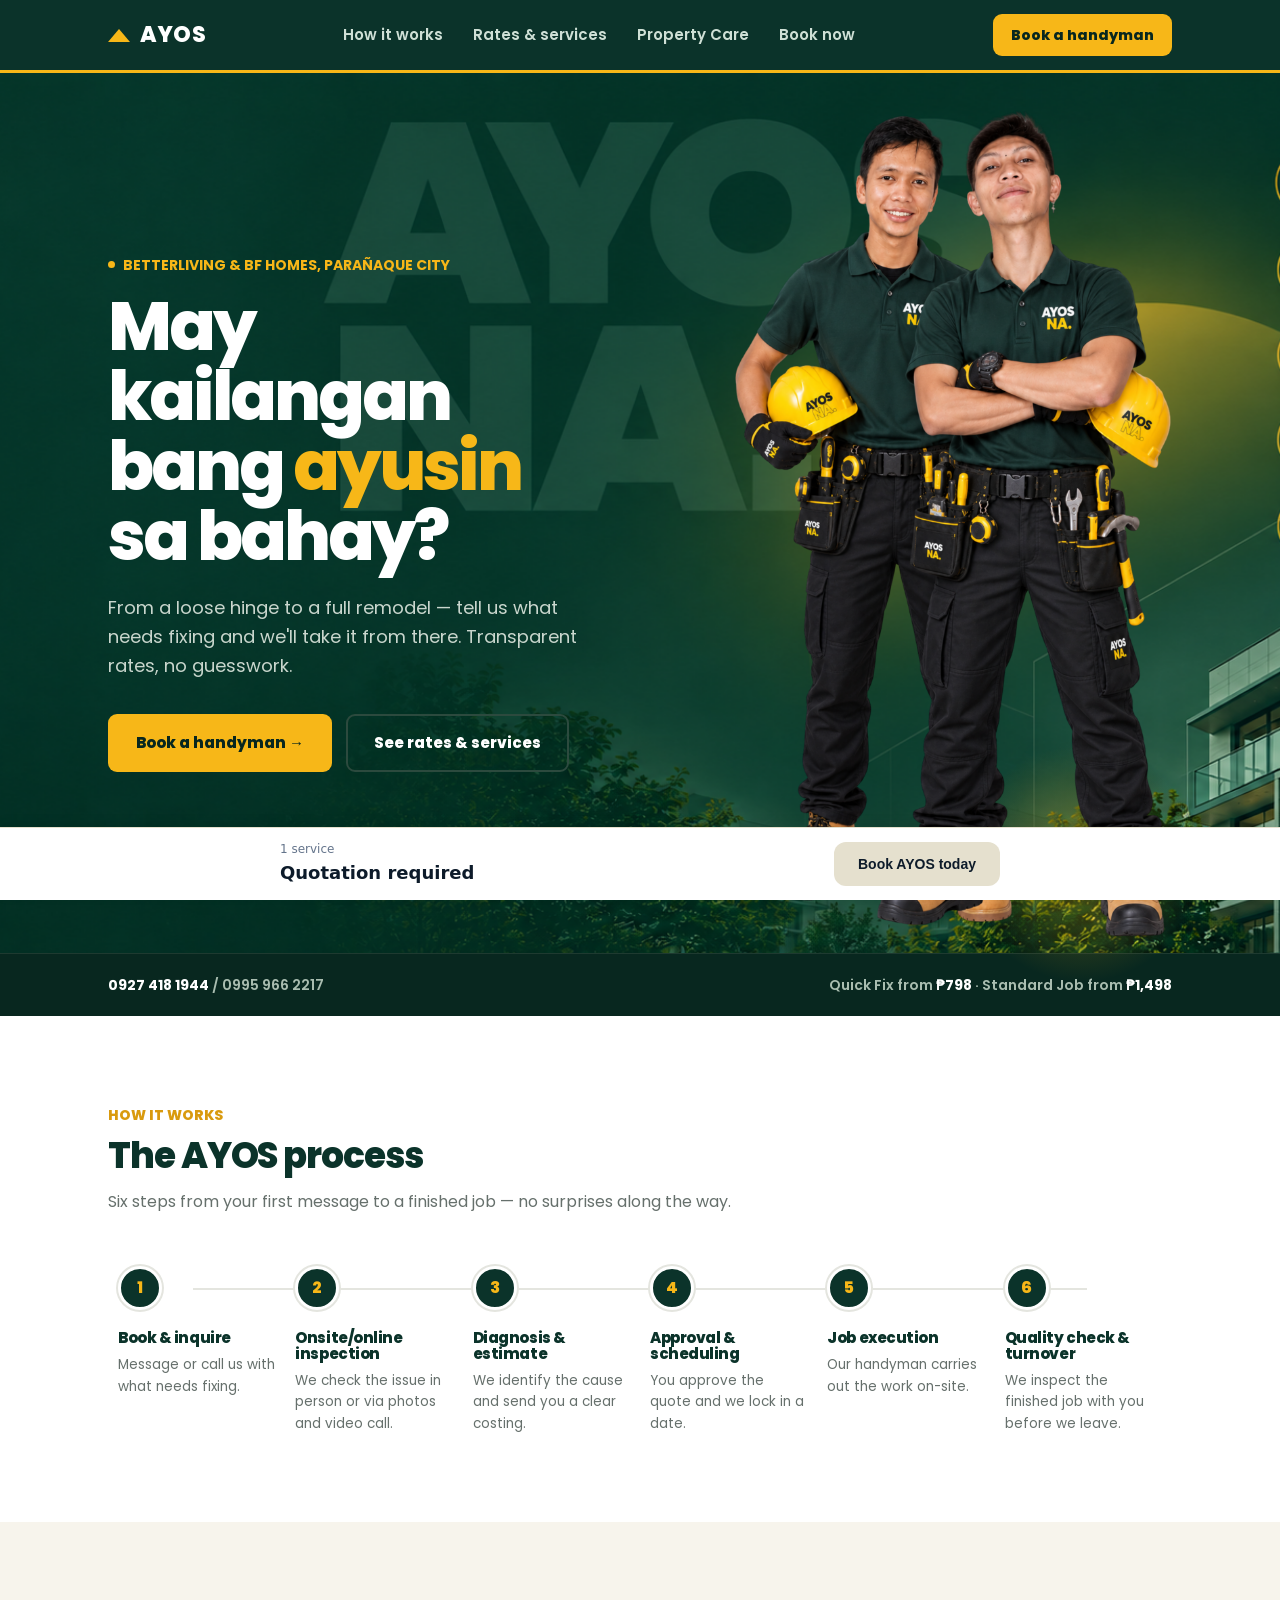
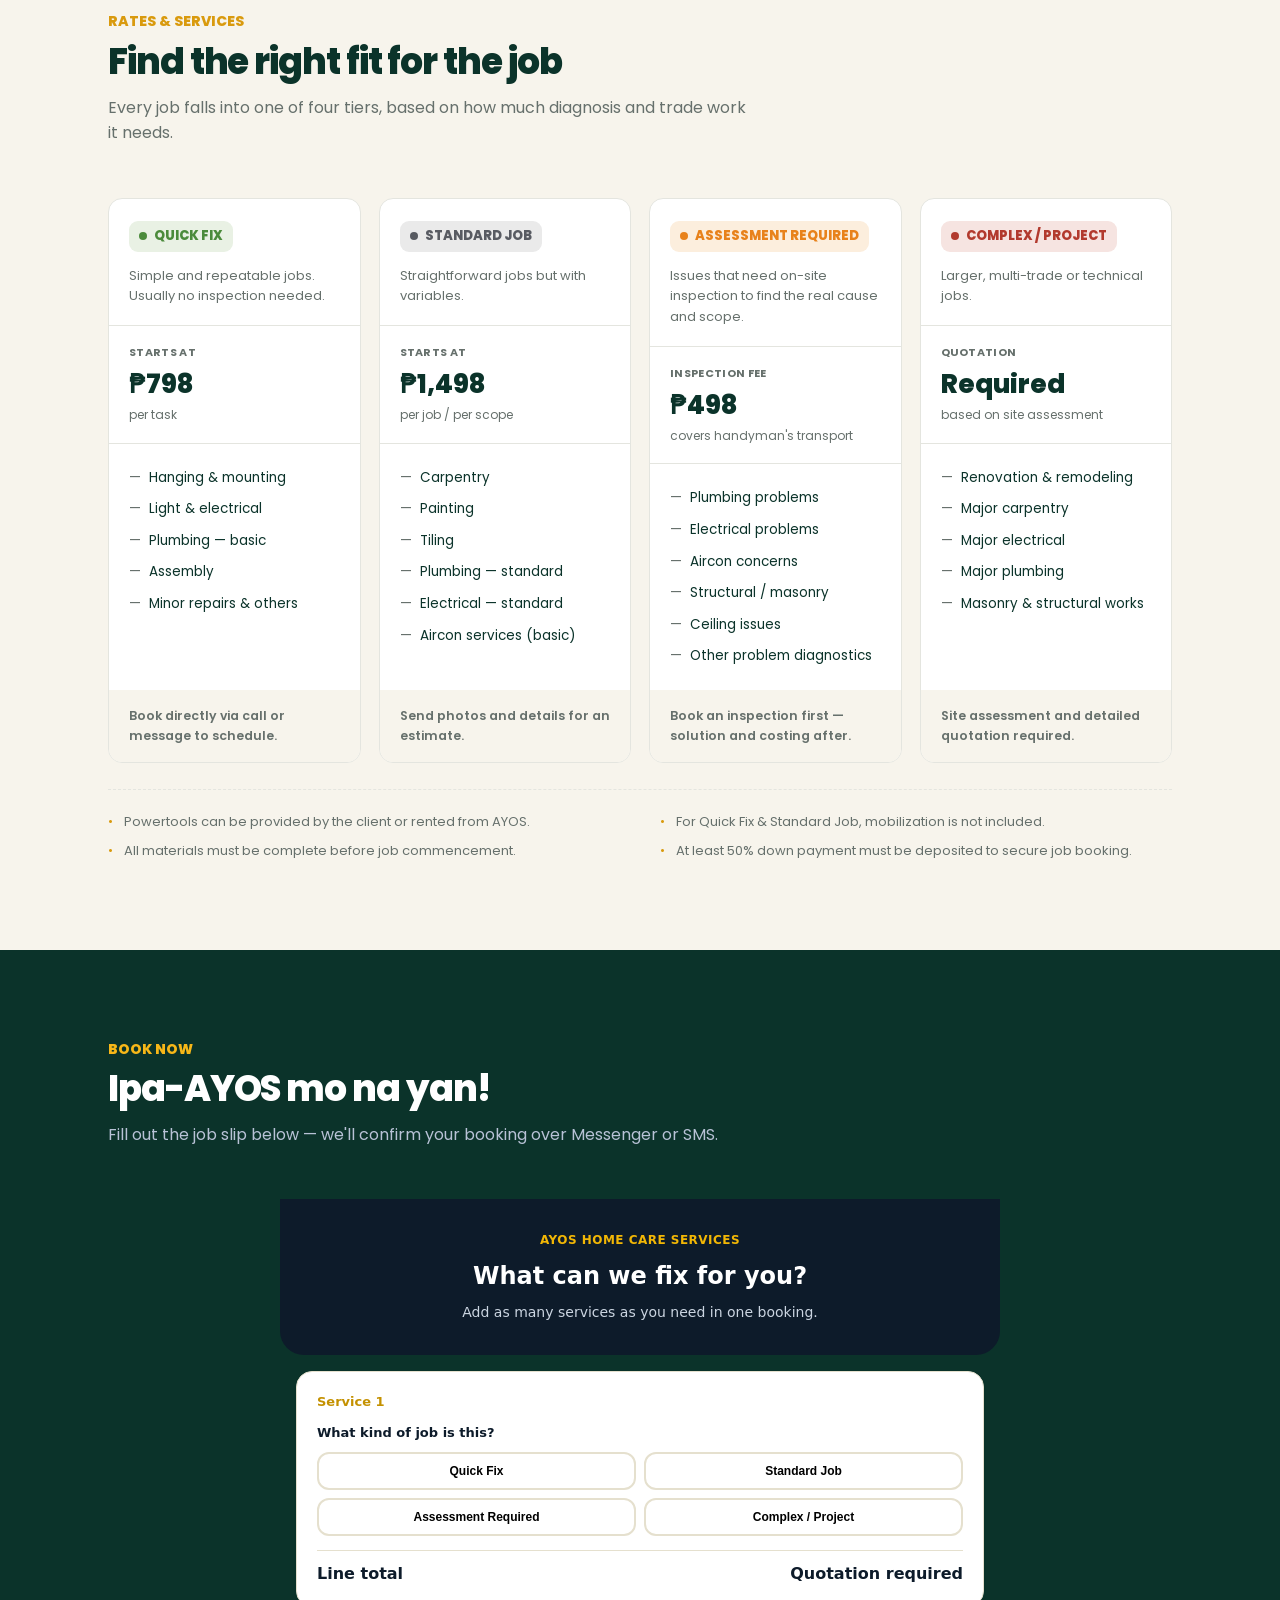
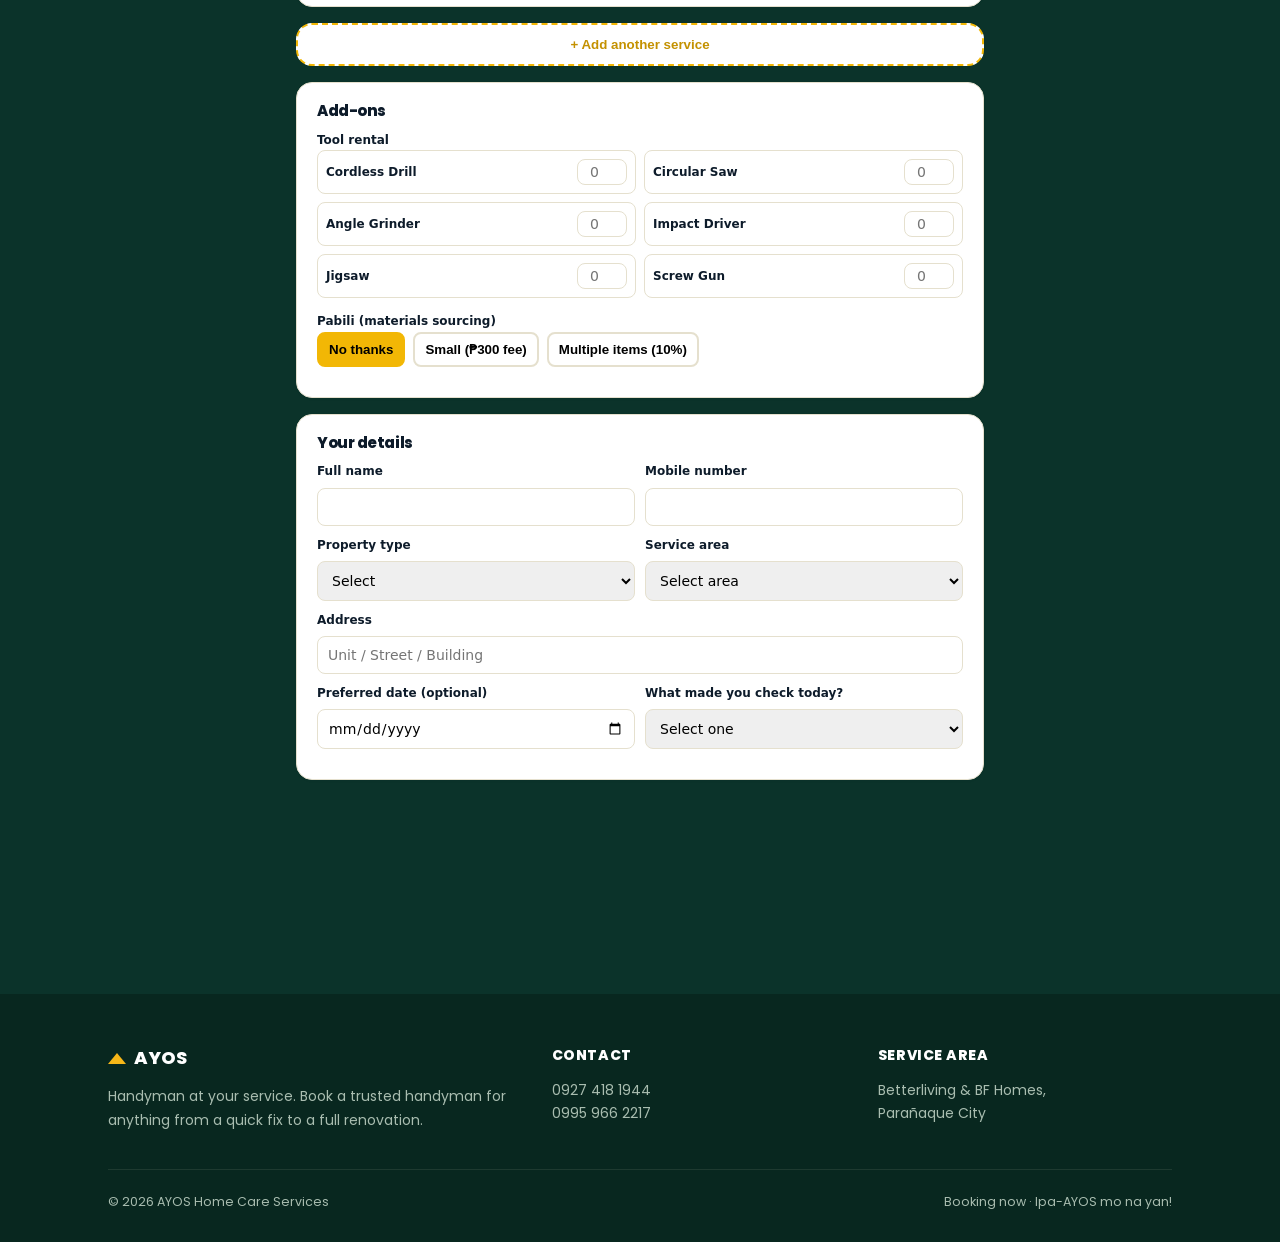
<file: index.html>
<!DOCTYPE html>
<html lang="en">
<head>
<meta charset="UTF-8">
<meta name="viewport" content="width=device-width, initial-scale=1.0">
<title>AYOS — Handyman At Your Service | Book Online</title>
<link rel="preconnect" href="https://fonts.googleapis.com">
<link href="https://fonts.googleapis.com/css2?family=Poppins:wght@400;500;600;700;800&display=swap" rel="stylesheet">
<link rel="stylesheet" href="styles.css">
</head>
<body>

<nav class="nav">
  <div class="wrap">
    <div class="brand">
      <div class="roof"></div>
      <span class="brand-name">AYOS</span>
    </div>
    <div class="nav-mobile-hide nav-links">
      <a href="#process">How it works</a>
      <a href="#pricing">Rates &amp; services</a>
      <a href="retainers.html">Property Care</a>
      <a href="#book">Book now</a>
    </div>
    <!-- MOBILE SERVICE SWITCHER -->
    <div class="mobile-service-tabs" aria-label="Choose AYOS service">
      <a class="is-active" href="index.html">Handyman</a>
      <a href="retainers.html">Property Care</a>
    </div>
    <a href="#book" class="nav-cta">Book a handyman</a>
  </div>
</nav>

<header class="hero">
  <div class="wrap">
    <div class="hero-copy">
      <div class="kicker"><span class="dot"></span> BETTERLIVING &amp; BF HOMES, PARAÑAQUE CITY</div>
      <h1>May kailangan bang <span class="hl">ayusin</span> sa bahay?</h1>
      <p class="lead">From a loose hinge to a full remodel — tell us what needs fixing and we'll take it from there. Transparent rates, no guesswork.</p>
      <div class="hero-actions">
        <a href="#book" class="btn btn-primary">Book a handyman →</a>
         <a href="retainers.html" class="mobile-property-care-btn"> Property Care → </a>
        <a href="#pricing" class="btn btn-ghost">See rates &amp; services</a>
      </div>
    </div>
    <div class="hero-figure">
      <img src="hero (2).png" alt="AYOS handyman ready with tools">
    </div>
  </div>
  <div class="hero-strip">
    <div class="wrap">
      <div><strong>0927 418 1944</strong> / 0995 966 2217</div>
      <div>Quick Fix from <strong>₱798</strong> · Standard Job from <strong>₱1,498</strong></div>
    </div>
  </div>
</header>

<section id="process" class="process">
  <div class="wrap">
    <div class="sec-head">
      <div class="sec-number">HOW IT WORKS</div>
      <h2>The AYOS process</h2>
      <p>Six steps from your first message to a finished job — no surprises along the way.</p>
    </div>
    <div class="rail">
      <div class="step"><div class="step-num">1</div><h3>Book &amp; inquire</h3><p>Message or call us with what needs fixing.</p></div>
      <div class="step"><div class="step-num">2</div><h3>Onsite/online inspection</h3><p>We check the issue in person or via photos and video call.</p></div>
      <div class="step"><div class="step-num">3</div><h3>Diagnosis &amp; estimate</h3><p>We identify the cause and send you a clear costing.</p></div>
      <div class="step"><div class="step-num">4</div><h3>Approval &amp; scheduling</h3><p>You approve the quote and we lock in a date.</p></div>
      <div class="step"><div class="step-num">5</div><h3>Job execution</h3><p>Our handyman carries out the work on-site.</p></div>
      <div class="step"><div class="step-num">6</div><h3>Quality check &amp; turnover</h3><p>We inspect the finished job with you before we leave.</p></div>
    </div>
  </div>
</section>

<section id="pricing" class="pricing">
  <div class="wrap">
    <div class="sec-head">
      <div class="sec-number">RATES &amp; SERVICES</div>
      <h2>Find the right fit for the job</h2>
      <p>Every job falls into one of four tiers, based on how much diagnosis and trade work it needs.</p>
    </div>

    <div class="tiers">
      <div class="tier qf">
        <div class="tier-top">
          <div class="tier-tag"><span class="sw"></span>QUICK FIX</div>
          <div class="tier-desc">Simple and repeatable jobs. Usually no inspection needed.</div>
        </div>
        <div class="tier-price"><div class="from">STARTS AT</div><div class="amt">₱798</div><div class="unit">per task</div></div>
        <ul class="tier-list">
          <li>Hanging &amp; mounting</li>
          <li>Light &amp; electrical</li>
          <li>Plumbing — basic</li>
          <li>Assembly</li>
          <li>Minor repairs &amp; others</li>
        </ul>
        <div class="tier-foot">Book directly via call or message to schedule.</div>
      </div>

      <div class="tier sj">
        <div class="tier-top">
          <div class="tier-tag"><span class="sw"></span>STANDARD JOB</div>
          <div class="tier-desc">Straightforward jobs but with variables.</div>
        </div>
        <div class="tier-price"><div class="from">STARTS AT</div><div class="amt">₱1,498</div><div class="unit">per job / per scope</div></div>
        <ul class="tier-list">
          <li>Carpentry</li>
          <li>Painting</li>
          <li>Tiling</li>
          <li>Plumbing — standard</li>
          <li>Electrical — standard</li>
          <li>Aircon services (basic)</li>
        </ul>
        <div class="tier-foot">Send photos and details for an estimate.</div>
      </div>

      <div class="tier ar">
        <div class="tier-top">
          <div class="tier-tag"><span class="sw"></span>ASSESSMENT REQUIRED</div>
          <div class="tier-desc">Issues that need on-site inspection to find the real cause and scope.</div>
        </div>
        <div class="tier-price"><div class="from">INSPECTION FEE</div><div class="amt">₱498</div><div class="unit">covers handyman's transport</div></div>
        <ul class="tier-list">
          <li>Plumbing problems</li>
          <li>Electrical problems</li>
          <li>Aircon concerns</li>
          <li>Structural / masonry</li>
          <li>Ceiling issues</li>
          <li>Other problem diagnostics</li>
        </ul>
        <div class="tier-foot">Book an inspection first — solution and costing after.</div>
      </div>

      <div class="tier cp">
        <div class="tier-top">
          <div class="tier-tag"><span class="sw"></span>COMPLEX / PROJECT</div>
          <div class="tier-desc">Larger, multi-trade or technical jobs.</div>
        </div>
        <div class="tier-price"><div class="from">QUOTATION</div><div class="amt">Required</div><div class="unit">based on site assessment</div></div>
        <ul class="tier-list">
          <li>Renovation &amp; remodeling</li>
          <li>Major carpentry</li>
          <li>Major electrical</li>
          <li>Major plumbing</li>
          <li>Masonry &amp; structural works</li>
        </ul>
        <div class="tier-foot">Site assessment and detailed quotation required.</div>
      </div>
    </div>

    <ul class="pricing-notes">
      <li>Powertools can be provided by the client or rented from AYOS.</li>
      <li>For Quick Fix &amp; Standard Job, mobilization is not included.</li>
      <li>All materials must be complete before job commencement.</li>
      <li>At least 50% down payment must be deposited to secure job booking.</li>
    </ul>
  </div>
</section>

<section id="book" class="booking">
  <div class="wrap">
    <div class="sec-head" style="color:var(--paper);">
      <div class="sec-number" style="color:var(--gold);">BOOK NOW</div>
      <h2 style="color:var(--paper);">Ipa-AYOS mo na yan!</h2>
      <p style="color:#B8C2D6;">Fill out the job slip below — we'll confirm your booking over Messenger or SMS.</p>
    </div>

   <!-- AYOS BOOKING FORM -->
<div id="ayos-book">

  <div class="ab-header">
    <div class="ab-eyebrow">AYOS HOME CARE SERVICES</div>
    <div class="ab-title">What can we fix for you?</div>
    <div class="ab-sub">Add as many services as you need in one booking.</div>
  </div>

  <div id="ab-form-view" class="ab-body">

    <div id="ab-services"></div>

    <button type="button" class="ab-add-btn" id="ab-add-service">
      + Add another service
    </button>

    <div class="ab-card">
      <h2>Add-ons</h2>

      <label class="ab-field">
        Tool rental
        <div class="ab-tools-grid" id="ab-tools-grid"></div>
      </label>

      <label class="ab-field">
        Pabili (materials sourcing)
        <div class="ab-pabili-btns" id="ab-pabili-btns"></div>
      </label>

      <div id="ab-pabili-cost-wrap" class="ab-hidden">
        <input
          type="number"
          id="ab-pabili-cost"
          placeholder="Estimated item cost (₱)"
        >
      </div>
    </div>

    <div class="ab-card">
      <h2>Your details</h2>

      <div class="ab-grid2">

        <label class="ab-field">
          Full name
          <input id="ab-name" type="text">
        </label>

        <label class="ab-field">
          Mobile number
          <input id="ab-phone" type="tel">
        </label>

      </div>

      <div class="ab-grid2">

        <label class="ab-field">
          Property type

          <select id="ab-property">
            <option value="">Select</option>
            <option>Condo</option>
            <option>Townhouse</option>
            <option>Single-Detached House</option>
            <option>Commercial / Office</option>
            <option>Other</option>
          </select>
        </label>

        <label class="ab-field">
          Service area

          <select id="ab-area">
            <option value="">Select area</option>
            <option>Betterliving</option>
            <option>BF Homes</option>
            <option>Nearby Parañaque barangay</option>
            <option>Outside Parañaque City</option>
          </select>
        </label>

      </div>

      <label class="ab-field">
        Address
        <input
          id="ab-address"
          type="text"
          placeholder="Unit / Street / Building"
        >
      </label>

      <div id="ab-area-detail-wrap" class="ab-hidden">
        <label class="ab-field">
          Please specify the area
          <input id="ab-area-detail" type="text">
        </label>
      </div>

      <div class="ab-grid2">

        <label class="ab-field">
          Preferred date (optional)
          <input id="ab-date" type="date">
        </label>

        <label class="ab-field">
          What made you check today?

          <select id="ab-reason">
            <option value="">Select one</option>
            <option>Something broke / stopped working</option>
            <option>Routine maintenance</option>
            <option>Moving in / renovation prep</option>
            <option>Safety concern</option>
            <option>Other</option>
          </select>
        </label>

      </div>
    </div>

    <div id="ab-error" class="ab-error ab-hidden"></div>

  </div>

  <div id="ab-confirm-view" class="ab-confirm ab-hidden">

    <div style="font-size:40px;">✅</div>

    <h2 style="margin:8px 0 0;">
      Booking received
    </h2>

    <p id="ab-ref" style="color:#64748b;"></p>

    <div class="ab-confirm-box" id="ab-summary"></div>

    <button
      type="button"
      class="ab-add-btn"
      id="ab-book-another"
      style="margin-top:20px;">
      Book another service
    </button>

  </div>

  <div class="ab-footer" id="ab-footer">

    <div class="ab-footer-inner">

      <div>
        <div class="ab-total-label" id="ab-count-label">
          1 service
        </div>

        <div class="ab-total-amount" id="ab-total-label">
          Select a service
        </div>
      </div>

      <button
        type="button"
        class="ab-submit-btn"
        id="ab-submit"
        disabled>
        Book AYOS today
      </button>

    </div>

  </div>

</div>
</section>

<footer>
  <div class="wrap">
    <div class="foot-grid">
      <div>
        <div class="foot-brand"><div class="roof"></div><span>AYOS</span></div>
        <p>Handyman at your service. Book a trusted handyman for anything from a quick fix to a full renovation.</p>
      </div>
      <div>
        <h4>Contact</h4>
        <p><a href="tel:+639274181944">0927 418 1944</a></p>
        <p><a href="tel:+639959662217">0995 966 2217</a></p>
      </div>
      <div>
        <h4>Service area</h4>
        <p>Betterliving &amp; BF Homes,<br>Parañaque City</p>
      </div>
    </div>
    <div class="foot-bottom">
      <span>© 2026 AYOS Home Care Services</span>
      <span>Booking now · Ipa-AYOS mo na yan!</span>
    </div>
  </div>
</footer>

  <script>
(function () {
  // ===== CONFIG =====
  // Your live Apps Script Web App URL.
  var ENDPOINT = 'https://script.google.com/macros/s/AKfycbw_oT_c5P5oUoLcB3pdsJAV0DeB6V41HRXMMM0PPR9_9Kkk8HFSiFobn4X8CYFwBjhp2w/exec';

  // ===== PRICE LIST (from AYOS_LEAD_TEMPLATE's Price List tab) =====
  var TIERS = [
    { key: 'quick_fix', name: 'Quick Fix' },
    { key: 'standard', name: 'Standard Job' },
    { key: 'assessment', name: 'Assessment Required' },
    { key: 'complex', name: 'Complex / Project' }
  ];
  var PRICE_LIST = {
    quick_fix: {
      'Hanging & Mounting': [['Picture / Mirror Installation',798],['Curtain Rod Installation',798],['Blinds Installation',798],['Wall Shelf Installation',798],['Towel Rack / Accessories',798]],
      'Light & Electrical': [['Light Bulb Fix/Replacement',798],['Ceiling Light Installation',798],['Pendant / Wall Light',798],['Switch Replacement',798],['Outlet Replacement',798],['Exhaust Fan Replacement',798]],
      'Plumbing - Basic': [['Faucet Replacement',798],['Shower Head Replacement',798],['Bidet Installation',798],['Toilet Seat Replacement',798],['Sink Drain / Trap Replacement',798],['Angle Valve / Hose Replacement',798]],
      'Assembly': [['Furniture Assembly',798],['Cabinet Assembly',798],['Shelf / Table Assembly',798],['Bed Frame Assembly',798]],
      'Minor Repairs & Others': [['Door Knob Replacement',798],['Handle / Hinge',798],['Small Wall Patch / Touch-up',798],['Re-caulking / Sealant',798]]
    },
    standard: {
      'Carpentry': [['Door Adjustment / Repair',1498],['Cabinet Repair / Adjustment',1498],['Cabinet Installation',2498],['Shelf Installation (Multiple)',1498],['Cabinet Modification',1498],['Drawer / Hinge Replacement',1498]],
      'Painting': [['Paint Touch-up',1498],['Accent Wall',2498],['Room Painting',4500],['Door / Cabinet Repainting',2000]],
      'Tiling': [['Tile Replacement (Small)',1498],['Re-grouting',1598],['Backsplash Installation',2498],['Bathroom Tile Repair',1498]],
      'Plumbing - Standard': [['Toilet Replacement',2498],['Sink Installation',2498],['Shower Mixer Replacement',2498],['Waterline / Pipe Extension',2498]],
      'Electrical - Standard': [['Additional Outlet',1498],['Additional Light Point',1498],['Light / Switch Relocation',1498],['Exhaust Fan Installation',1498]]
    },
    assessment: {
      'Plumbing Problems': ['Leaks (Visible / Hidden)','Clogged Drains','Low Water Pressure','Sewer / Drainage Issues','Water Stains / Ceiling Leaks'],
      'Electrical Problems': ['Frequent Brownouts / Trips','Outlets Not Working','Burning Smell / Sparking','Partial / Total Power Loss','Old Wiring / Fault Diagnosis'],
      'Aircon Concerns': ['Aircon Not Cooling','Aircon Water Leaking','Aircon Error / Electrical Issues','Aircon General Troubleshooting'],
      'Structural / Masonry': ['Wall / Ceiling Cracks','Water Damage','Floor / Concrete Issues','Plaster / Masonry Repairs']
    },
    complex: {
      'Renovation & Remodeling': ['Bathroom Renovation','Kitchen Renovation','Room Renovation','Full Home Renovation'],
      'Major Carpentry': ['Built-in Cabinets','Kitchen Cabinets','Wardrobes / Closets','Custom Furniture','Wall / Partition Construction'],
      'Major Electrical': ['House Rewiring','Electrical Panel / Upgrade','Major Circuit Installation','Whole-house Electrical Works'],
      'Major Plumbing': ['Whole-house Plumbing','Mainline / Sewer Line','Major Pipe Replacement','Bathroom / Kitchen Overhaul'],
      'Masonry & Structural': ['Roof Repair / Replacement','Wall Demolition / Rebuild','Structural Repairs','Concrete Works','Waterproofing']
    }
  };
  var TIER_ADDITIONAL_RATE = { quick_fix: 348, standard: 548 };
  var POWER_TOOLS = ['Cordless Drill','Circular Saw','Angle Grinder','Impact Driver','Jigsaw','Screw Gun'];

  var money = function (n) { return n == null ? '—' : '₱' + Number(n).toLocaleString('en-PH'); };

  // ===== STATE =====
  var items = [newItem()];
  var tools = {};
  var pabiliMode = '';
  var pabiliCost = '';

  function newItem() { return { id: Math.random().toString(36).slice(2), tier: '', category: '', tasks: [], brief: '', media: [] }; }

  var MAX_PHOTOS_PER_ITEM = 3;
  var MAX_PHOTO_BYTES = 4 * 1024 * 1024; // 4MB per photo, keeps the JSON payload reasonable

  function readFileAsDataUrl(file) {
    return new Promise(function (resolve, reject) {
      var reader = new FileReader();
      reader.onload = function () { resolve(reader.result); };
      reader.onerror = reject;
      reader.readAsDataURL(file);
    });
  }

  function itemPrice(item) {
    if (!item.tier || !item.category || item.tasks.length === 0) return item.tier === 'assessment' ? 498 : null;
    if (item.tier === 'assessment') return 498;
    if (item.tier === 'complex') return null;
    var rows = PRICE_LIST[item.tier][item.category];
    var rate = TIER_ADDITIONAL_RATE[item.tier];
    var total = 0;
    item.tasks.forEach(function (taskName, idx) {
      if (idx === 0) {
        var row = rows.filter(function (r) { return r[0] === taskName; })[0];
        total += row[1];
      } else {
        total += rate;
      }
    });
    return total;
  }

  // ===== RENDER =====
  function renderServices() {
    var wrap = document.getElementById('ab-services');
    wrap.innerHTML = '';
    items.forEach(function (item, index) {
      wrap.appendChild(renderServiceCard(item, index));
    });
    renderTotals();
  }

  function renderServiceCard(item, index) {
    var card = document.createElement('div');
    card.className = 'ab-card';

    var head = document.createElement('div');
    head.className = 'ab-service-head';
    var label = document.createElement('span');
    label.className = 'ab-service-label';
    label.textContent = 'Service ' + (index + 1);
    head.appendChild(label);
    if (items.length > 1) {
      var rm = document.createElement('button');
      rm.className = 'ab-remove'; rm.type = 'button'; rm.textContent = '✕';
      rm.onclick = function () { items = items.filter(function (x) { return x.id !== item.id; }); renderServices(); };
      head.appendChild(rm);
    }
    card.appendChild(head);

    var tierLabel = document.createElement('p');
    tierLabel.style.cssText = 'font-size:13px;font-weight:700;margin:0 0 8px;';
    tierLabel.textContent = 'What kind of job is this?';
    card.appendChild(tierLabel);

    var tierGrid = document.createElement('div');
    tierGrid.className = 'ab-tier-grid';
    TIERS.forEach(function (t) {
      var btn = document.createElement('button');
      btn.type = 'button';
      btn.className = 'ab-tier-btn' + (item.tier === t.key ? ' active' : '');
      btn.textContent = t.name;
      btn.onclick = function () { item.tier = t.key; item.category = ''; item.tasks = []; renderServices(); };
      tierGrid.appendChild(btn);
    });
    card.appendChild(tierGrid);

    if (item.tier) {
      var catLabel = document.createElement('label');
      catLabel.className = 'ab-field'; catLabel.textContent = 'Category';
      var catSelect = document.createElement('select');
      var opt0 = document.createElement('option'); opt0.value = ''; opt0.textContent = 'Select a category';
      catSelect.appendChild(opt0);
      Object.keys(PRICE_LIST[item.tier]).forEach(function (c) {
        var o = document.createElement('option'); o.value = c; o.textContent = c;
        if (item.category === c) o.selected = true;
        catSelect.appendChild(o);
      });
      catSelect.onchange = function () { item.category = catSelect.value; item.tasks = []; renderServices(); };
      catLabel.appendChild(catSelect);
      card.appendChild(catLabel);
    }

    if (item.category) {
      var taskLabel = document.createElement('p');
      taskLabel.style.cssText = 'font-size:13px;font-weight:700;margin:10px 0 8px;';
      taskLabel.textContent = (item.tier === 'assessment') ? 'What are you noticing?' : (item.tier === 'complex') ? 'What does the project involve?' : 'Pick the task(s) needed';
      card.appendChild(taskLabel);

      var tasks = (item.tier === 'assessment' || item.tier === 'complex')
        ? PRICE_LIST[item.tier][item.category]
        : PRICE_LIST[item.tier][item.category].map(function (r) { return r[0]; });

      tasks.forEach(function (name) {
        var row = document.createElement('label');
        row.className = 'ab-task-row' + (item.tasks.indexOf(name) > -1 ? ' checked' : '');
        var left = document.createElement('span');
        var cb = document.createElement('input');
        cb.type = 'checkbox'; cb.checked = item.tasks.indexOf(name) > -1;
        cb.style.marginRight = '8px';
        cb.onchange = function () {
          var i = item.tasks.indexOf(name);
          if (i > -1) item.tasks.splice(i, 1); else item.tasks.push(name);
          renderServices();
        };
        left.appendChild(cb);
        left.appendChild(document.createTextNode(name));
        row.appendChild(left);

        if (item.tier === 'quick_fix' || item.tier === 'standard') {
          var priceRow = PRICE_LIST[item.tier][item.category].filter(function (r) { return r[0] === name; })[0];
          var isFirst = item.tasks[0] === name;
          var checked = item.tasks.indexOf(name) > -1;
          var preview = (item.tasks.length === 0 || isFirst) ? priceRow[1] : TIER_ADDITIONAL_RATE[item.tier];
          var priceSpan = document.createElement('span');
          priceSpan.className = 'ab-task-price';
          priceSpan.textContent = money(preview) + (checked && !isFirst ? ' (additional)' : '');
          row.appendChild(priceSpan);
        }
        card.appendChild(row);
      });
    }

    if (item.category) {
      var briefLabel = document.createElement('label');
      briefLabel.className = 'ab-field';
      briefLabel.textContent = 'Anything else we should know? (optional)';
      var briefArea = document.createElement('textarea');
      briefArea.placeholder = 'Short description of the issue…';
      briefArea.value = item.brief;
      briefArea.oninput = function () { item.brief = briefArea.value; };
      briefLabel.appendChild(briefArea);
      card.appendChild(briefLabel);

      var photoWrap = document.createElement('div');
      photoWrap.style.marginBottom = '4px';
      var photoLabelText = document.createElement('p');
      photoLabelText.style.cssText = 'font-size:13px;font-weight:700;margin:0;';
      photoLabelText.textContent = 'Photos (optional)';
      photoWrap.appendChild(photoLabelText);

      if (item.media.length > 0) {
        var grid = document.createElement('div');
        grid.className = 'ab-photo-grid';
        item.media.forEach(function (m, mi) {
          var thumb = document.createElement('div');
          thumb.className = 'ab-photo-thumb';
          var img = document.createElement('img');
          img.src = m.dataUrl;
          thumb.appendChild(img);
          var rm = document.createElement('button');
          rm.type = 'button'; rm.className = 'ab-photo-remove'; rm.textContent = '✕';
          rm.onclick = function () { item.media.splice(mi, 1); renderServices(); };
          thumb.appendChild(rm);
          grid.appendChild(thumb);
        });
        photoWrap.appendChild(grid);
      }

      if (item.media.length < MAX_PHOTOS_PER_ITEM) {
        var photoBtn = document.createElement('label');
        photoBtn.className = 'ab-photo-btn';
        photoBtn.textContent = '+ Add photo';
        var fileInput = document.createElement('input');
        fileInput.type = 'file'; fileInput.accept = 'image/*'; fileInput.multiple = true;
        fileInput.style.display = 'none';
        fileInput.onchange = function () {
          var files = Array.prototype.slice.call(fileInput.files)
            .filter(function (f) { return f.size <= MAX_PHOTO_BYTES; })
            .slice(0, MAX_PHOTOS_PER_ITEM - item.media.length);
          var oversized = fileInput.files.length > files.length;
          Promise.all(files.map(function (f) {
            return readFileAsDataUrl(f).then(function (dataUrl) {
              return { name: f.name, mimeType: f.type, dataUrl: dataUrl };
            });
          })).then(function (results) {
            item.media = item.media.concat(results);
            renderServices();
            if (oversized) {
              var errEl = document.getElementById('ab-error');
              errEl.textContent = 'One or more photos were skipped — max 4MB each, up to ' + MAX_PHOTOS_PER_ITEM + ' per service.';
              errEl.classList.remove('ab-hidden');
            }
          });
        };
        photoBtn.appendChild(fileInput);
        photoWrap.appendChild(photoBtn);
        var note = document.createElement('p');
        note.className = 'ab-photo-note';
        note.textContent = 'Up to ' + MAX_PHOTOS_PER_ITEM + ' photos, 4MB each';
        photoWrap.appendChild(note);
      }
      card.appendChild(photoWrap);
    }

    var lineTotal = document.createElement('div');
    lineTotal.className = 'ab-line-total';
    var p = itemPrice(item);
    lineTotal.innerHTML = '<span>Line total</span><span>' + (p == null ? 'Quotation required' : money(p)) + '</span>';
    card.appendChild(lineTotal);

    return card;
  }

  function renderTools() {
    var grid = document.getElementById('ab-tools-grid');
    grid.innerHTML = '';
    POWER_TOOLS.forEach(function (t) {
      var row = document.createElement('label');
      row.className = 'ab-tool-row';
      row.innerHTML = '<span>' + t + '</span>';
      var input = document.createElement('input');
      input.type = 'number'; input.min = '0'; input.placeholder = '0';
      input.value = tools[t] || '';
      input.oninput = function () { tools[t] = input.value; renderTotals(); };
      row.appendChild(input);
      grid.appendChild(row);
    });
  }

  function renderPabili() {
    var wrap = document.getElementById('ab-pabili-btns');
    wrap.innerHTML = '';
    [['', 'No thanks'], ['small', 'Small (₱300 fee)'], ['multiple', 'Multiple items (10%)']].forEach(function (pair) {
      var btn = document.createElement('button');
      btn.type = 'button'; btn.className = 'ab-pabili-btn' + (pabiliMode === pair[0] ? ' active' : '');
      btn.textContent = pair[1];
      btn.onclick = function () {
        pabiliMode = pair[0];
        document.getElementById('ab-pabili-cost-wrap').classList.toggle('ab-hidden', pabiliMode !== 'multiple');
        renderPabili(); renderTotals();
      };
      wrap.appendChild(btn);
    });
  }

  function toolsTotal() {
    var t = 0;
    Object.keys(tools).forEach(function (name) {
      var qty = Number(tools[name]) || 0;
      t += qty * (name === 'Ladder' ? 300 : 250);
    });
    return t;
  }
  function materialsTotal() {
    if (pabiliMode === 'small') return 300;
    if (pabiliMode === 'multiple') return Math.round((Number(pabiliCost) || 0) * 0.10);
    return 0;
  }

  function renderTotals() {
    var itemTotals = items.map(itemPrice);
    var hasQuoteRequired = itemTotals.some(function (t) { return t == null; });
    var itemsSum = itemTotals.reduce(function (s, t) { return s + (t || 0); }, 0);
    var total = itemsSum + toolsTotal() + materialsTotal();
    document.getElementById('ab-count-label').textContent = items.length + ' service' + (items.length !== 1 ? 's' : '');
    document.getElementById('ab-total-label').textContent = hasQuoteRequired ? 'Quotation required' : money(total);

    var validItems = items.every(function (it) { return it.tier && it.category && it.tasks.length > 0; });
    var name = document.getElementById('ab-name').value;
    var phone = document.getElementById('ab-phone').value;
    var area = document.getElementById('ab-area').value;
    var reason = document.getElementById('ab-reason').value;
    var areaDetail = document.getElementById('ab-area-detail').value;
    var canSubmit = validItems && name && phone && area && reason && (area !== 'Outside Parañaque City' || areaDetail);
    document.getElementById('ab-submit').disabled = !canSubmit;
  }

  // ===== EVENTS =====
  document.getElementById('ab-add-service').onclick = function () { items.push(newItem()); renderServices(); };
  document.getElementById('ab-area').onchange = function () {
    document.getElementById('ab-area-detail-wrap').classList.toggle('ab-hidden', this.value !== 'Outside Parañaque City');
    renderTotals();
  };
  document.getElementById('ab-pabili-cost').oninput = function () { pabiliCost = this.value; renderTotals(); };
  ['ab-name','ab-phone','ab-reason','ab-area-detail','ab-property','ab-address','ab-date'].forEach(function (id) {
    document.getElementById(id).addEventListener('input', renderTotals);
    document.getElementById(id).addEventListener('change', renderTotals);
  });

  document.getElementById('ab-submit').onclick = function () {
    var btn = this;
    var errEl = document.getElementById('ab-error');
    errEl.classList.add('ab-hidden');

    var itemTotals = items.map(itemPrice);
    var hasQuoteRequired = itemTotals.some(function (t) { return t == null; });
    var total = hasQuoteRequired ? null : itemTotals.reduce(function (s, t) { return s + (t || 0); }, 0) + toolsTotal() + materialsTotal();

    var reference = 'AYOS-' + Math.floor(100 + Math.random() * 900);
    var booking = {
      reference: reference,
      customer_name: document.getElementById('ab-name').value,
      customer_phone: document.getElementById('ab-phone').value,
      property_type: document.getElementById('ab-property').value,
      area: document.getElementById('ab-area').value,
      address: document.getElementById('ab-address').value,
      date: document.getElementById('ab-date').value,
      reason: document.getElementById('ab-reason').value,
      pabili_service: pabiliMode !== '',
      pabili_item_cost: pabiliMode === 'multiple' ? Number(pabiliCost) || 0 : null,
      tools: (function () {
        var out = {};
        Object.keys(tools).forEach(function (k) { if (Number(tools[k]) > 0) out[k] = Number(tools[k]); });
        return out;
      })(),
      items: items.map(function (it) {
        return {
          tier: it.tier, category: it.category, tasks: it.tasks, brief: it.brief,
          media: it.media.map(function (m) { return { name: m.name, mimeType: m.mimeType, dataUrl: m.dataUrl }; })
        };
      }),
      total: total
    };

    btn.disabled = true;
    btn.textContent = 'Booking…';

    fetch(ENDPOINT, {
      method: 'POST',
      body: JSON.stringify(booking)
    })
      .then(function (res) { return res.json(); })
      .then(function (data) {
        if (!data.ok) throw new Error(data.error || 'Something went wrong');
        showConfirmation(booking, hasQuoteRequired, total);
      })
      .catch(function (err) {
        errEl.textContent = 'Booking could not be sent: ' + err.message + '. Please try again or message us on Facebook.';
        errEl.classList.remove('ab-hidden');
        btn.disabled = false;
        btn.textContent = 'Book AYOS today';
      });
  };

  function showConfirmation(booking, hasQuoteRequired, total) {
    document.getElementById('ab-form-view').classList.add('ab-hidden');
    document.getElementById('ab-footer').classList.add('ab-hidden');
    document.getElementById('ab-confirm-view').classList.remove('ab-hidden');
    document.getElementById('ab-ref').textContent = 'Reference ' + booking.reference;

    var lines = booking.items.map(function (it, i) {
      var p = itemPrice(it);
      var tierName = TIERS.filter(function (t) { return t.key === it.tier; })[0].name;
      var line = (i + 1) + '. ' + tierName + ' — ' + it.category + ' (' + it.tasks.length + ' task' + (it.tasks.length !== 1 ? 's' : '') + ') — <b>' + (p == null ? 'TBD' : money(p)) + '</b>';
      var extras = [];
      if (it.brief) extras.push('"' + it.brief + '"');
      if (it.media && it.media.length) extras.push(it.media.length + ' photo' + (it.media.length !== 1 ? 's' : '') + ' attached');
      if (extras.length) line += '<br><span style="color:#94a3b8;font-size:12px;">' + extras.join(' · ') + '</span>';
      return line;
    }).join('<br>');

    document.getElementById('ab-summary').innerHTML =
      '<b>' + booking.customer_name + '</b> · ' + booking.customer_phone + '<br>' +
      '<span style="color:#64748b;">' + booking.area + (booking.address ? ' — ' + booking.address : '') + '</span>' +
      '<hr style="border:none;border-top:1px solid #e2e8f0;margin:10px 0;">' +
      lines +
      '<hr style="border:none;border-top:1px solid #e2e8f0;margin:10px 0;">' +
      '<div style="display:flex;justify-content:space-between;font-weight:900;"><span>Total</span><span>' + (hasQuoteRequired ? 'Quotation required' : money(total)) + '</span></div>';
  }

  document.getElementById('ab-book-another').onclick = function () {
    items = [newItem()]; tools = {}; pabiliMode = ''; pabiliCost = '';
    ['ab-name','ab-phone','ab-property','ab-area','ab-address','ab-date','ab-reason','ab-area-detail'].forEach(function (id) {
      document.getElementById(id).value = '';
    });
    document.getElementById('ab-confirm-view').classList.add('ab-hidden');
    document.getElementById('ab-form-view').classList.remove('ab-hidden');
    document.getElementById('ab-footer').classList.remove('ab-hidden');
    document.getElementById('ab-submit').textContent = 'Book AYOS today';
    renderTools(); renderPabili(); renderServices();
  };

  // ===== INIT =====
  renderTools();
  renderPabili();
  renderServices();
})();
</script>

</body>
</html>
</file>
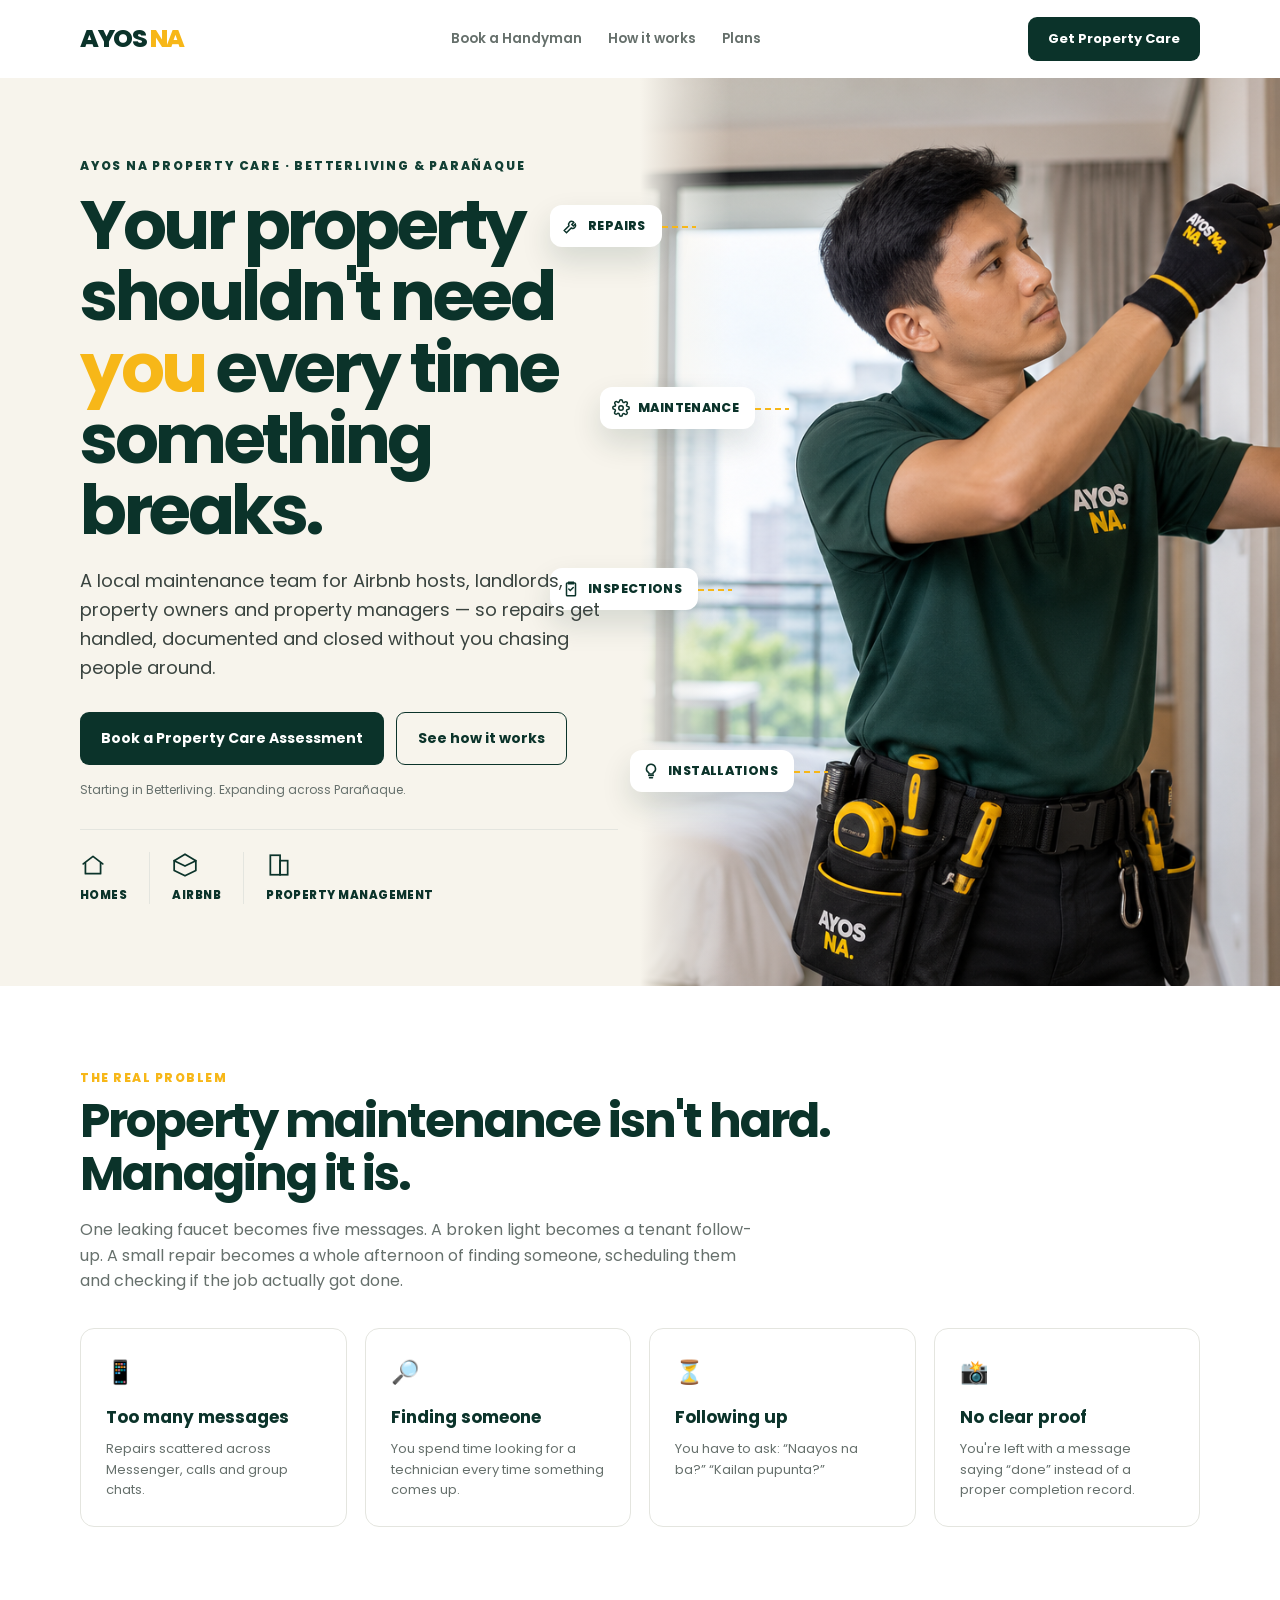
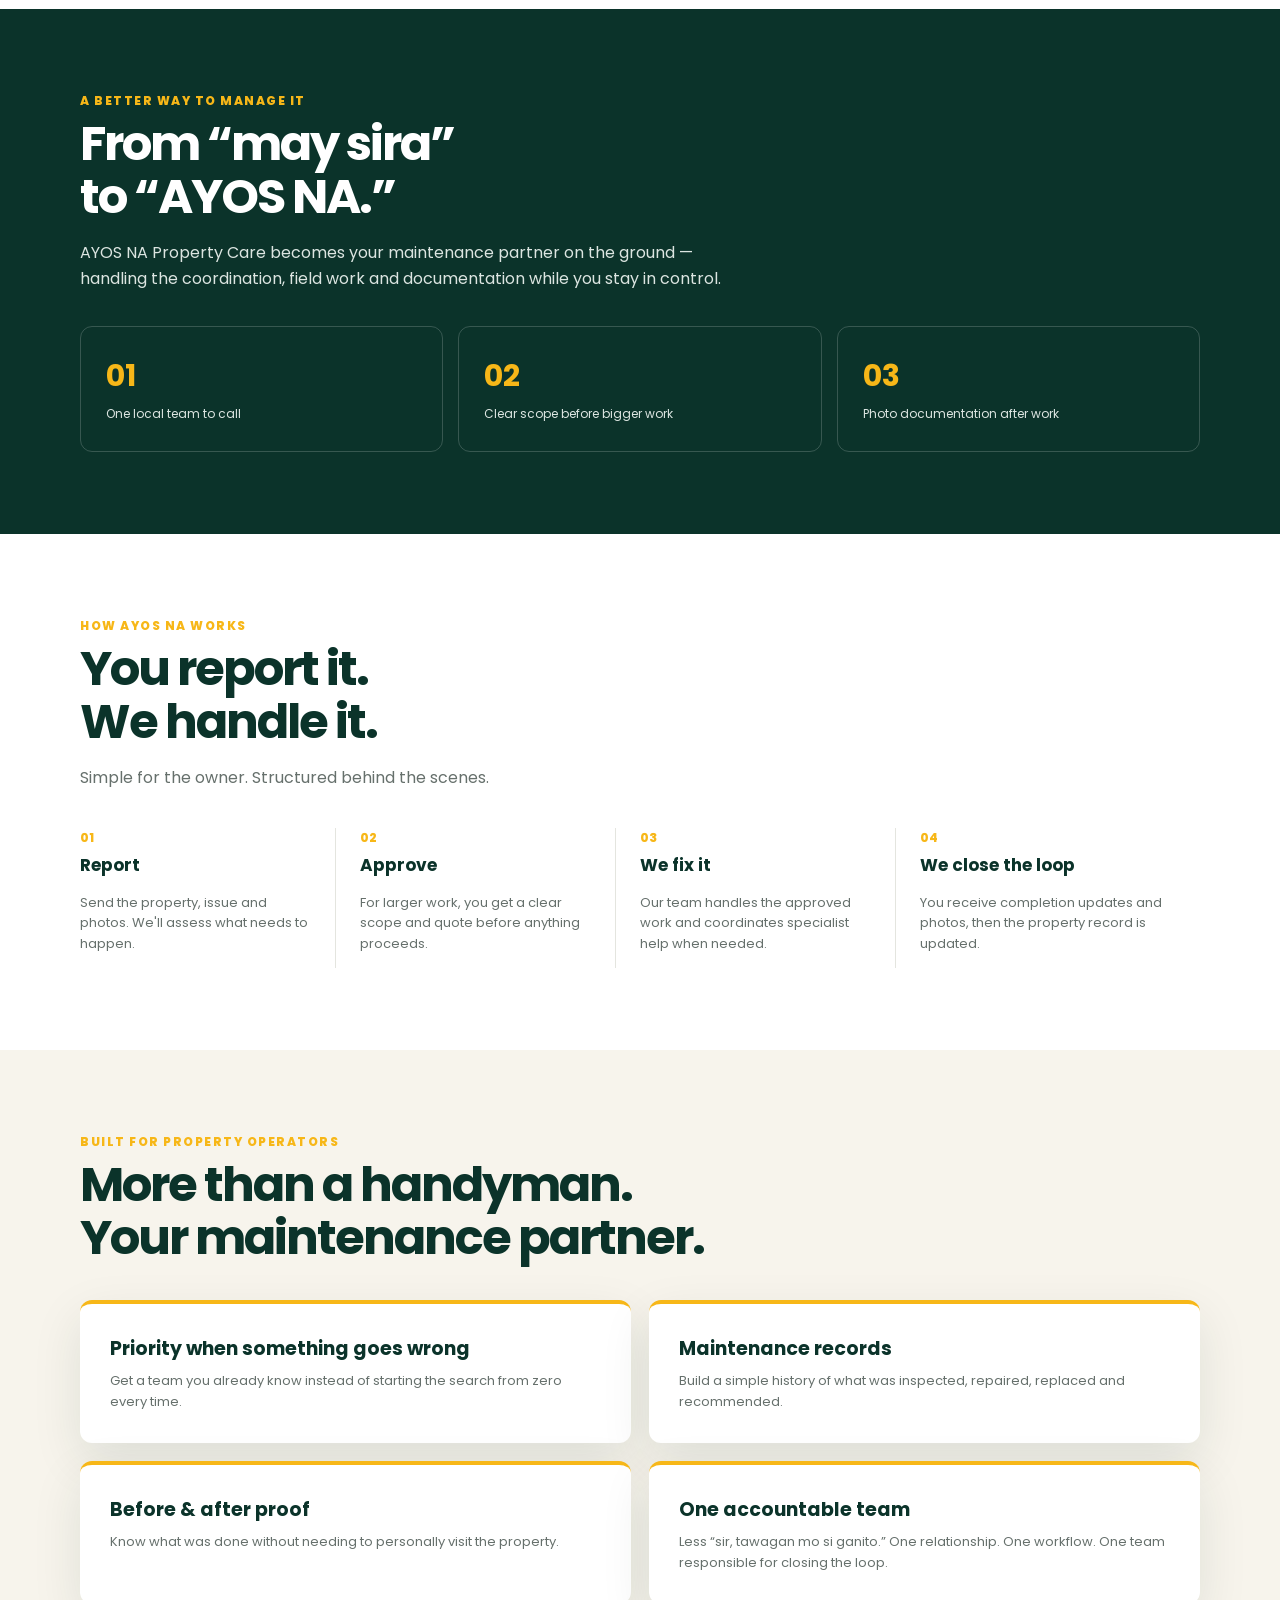
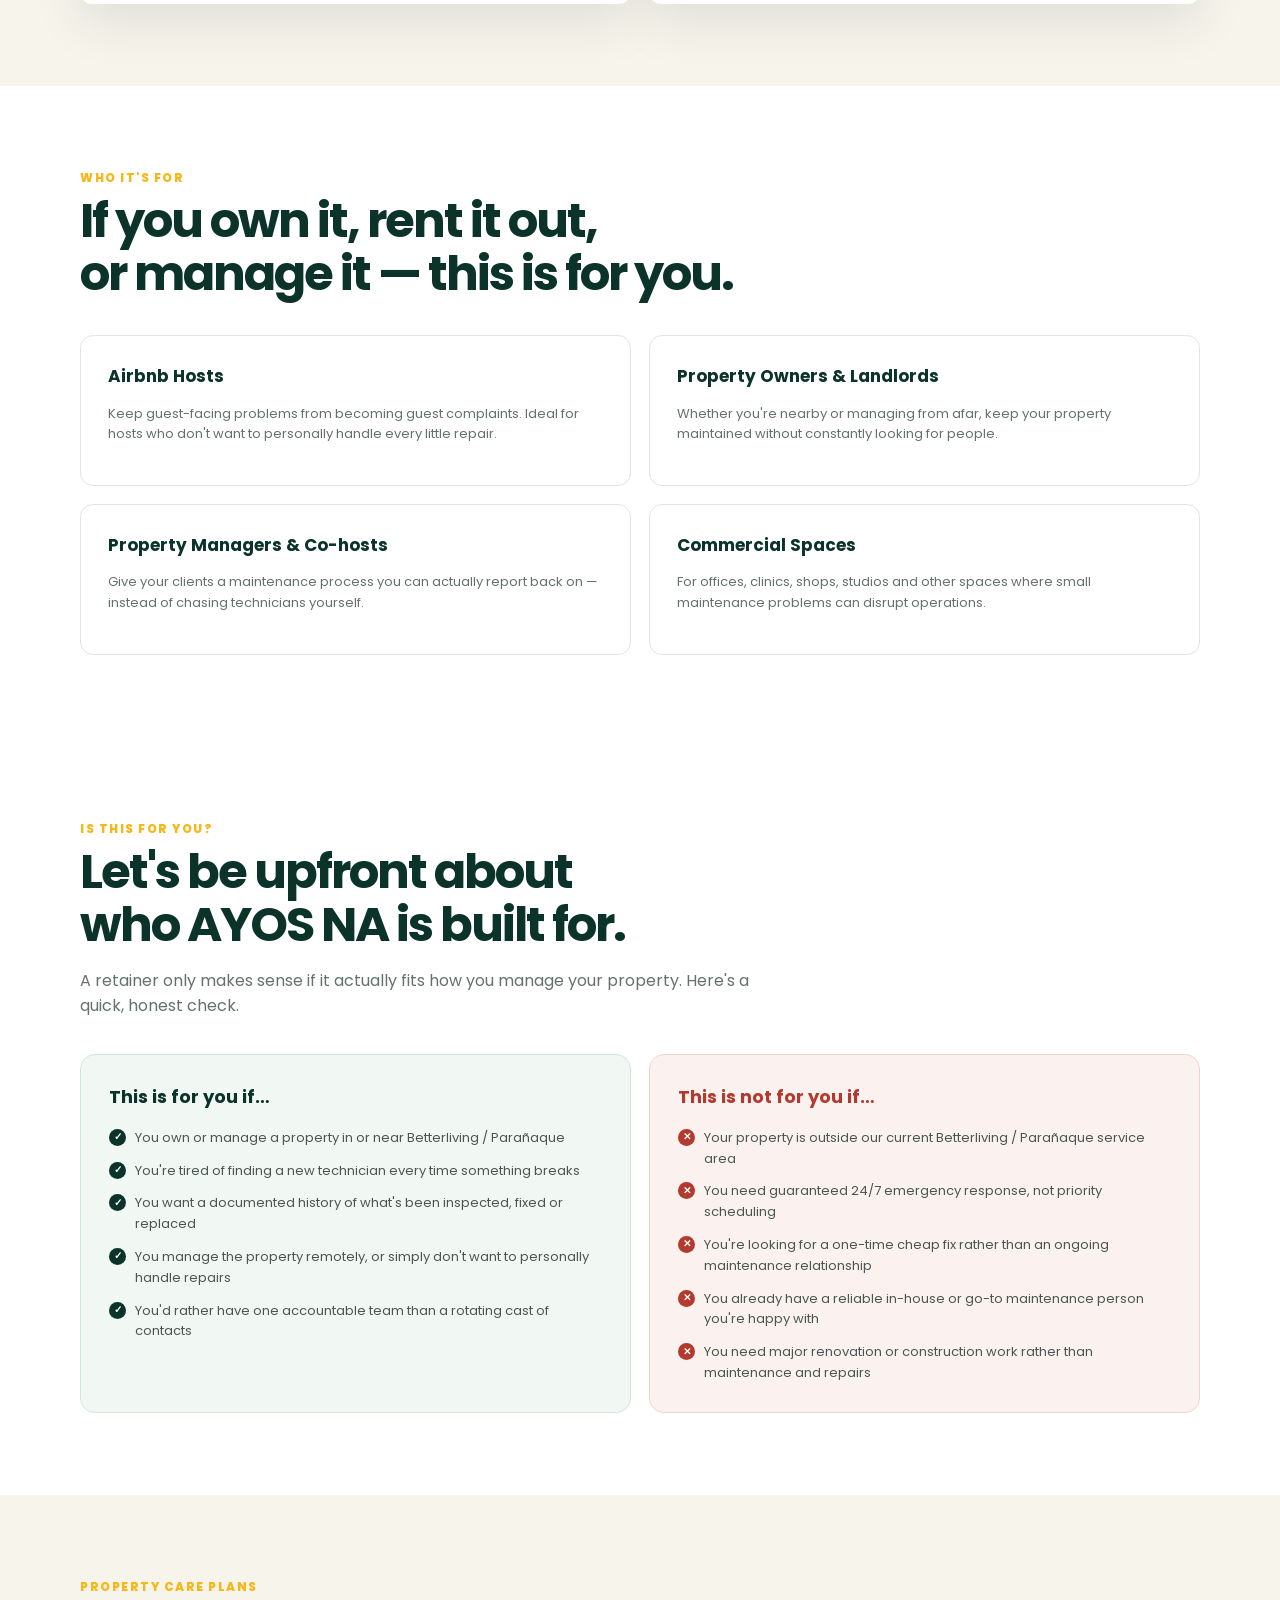
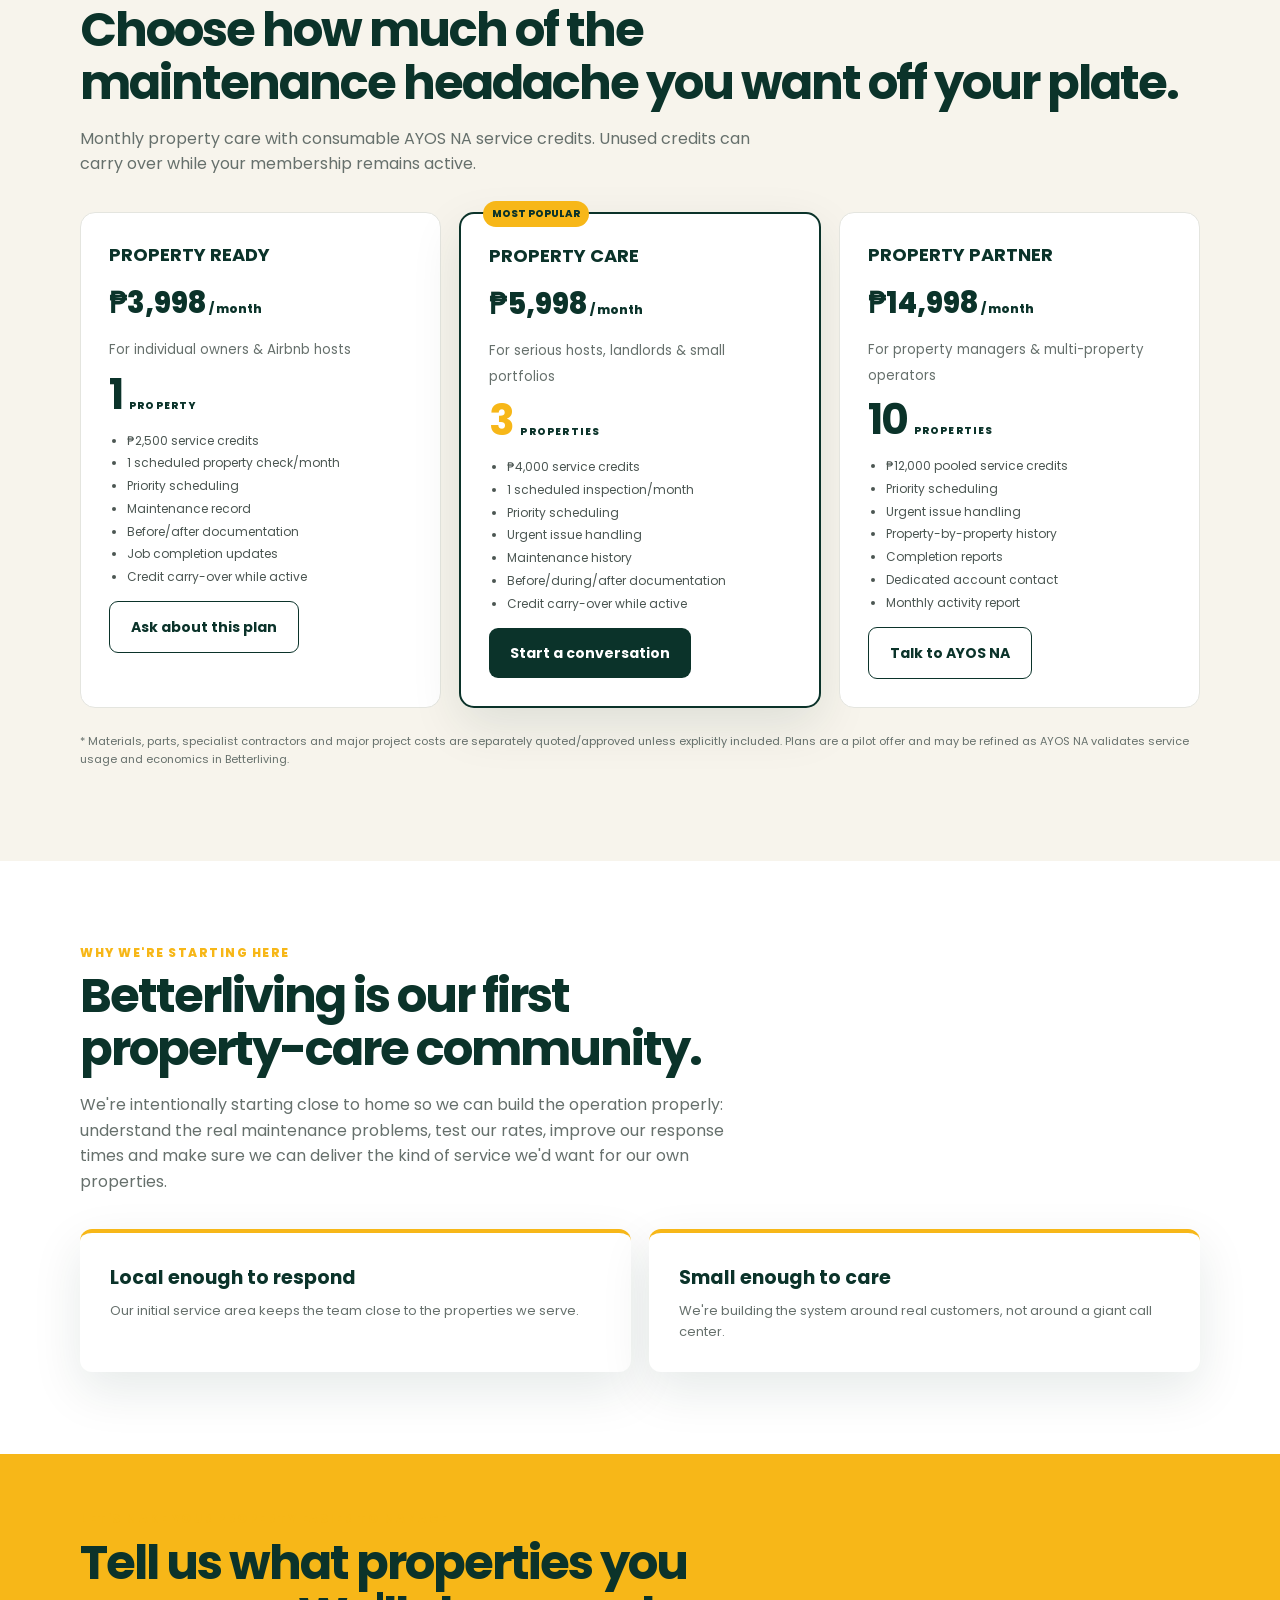
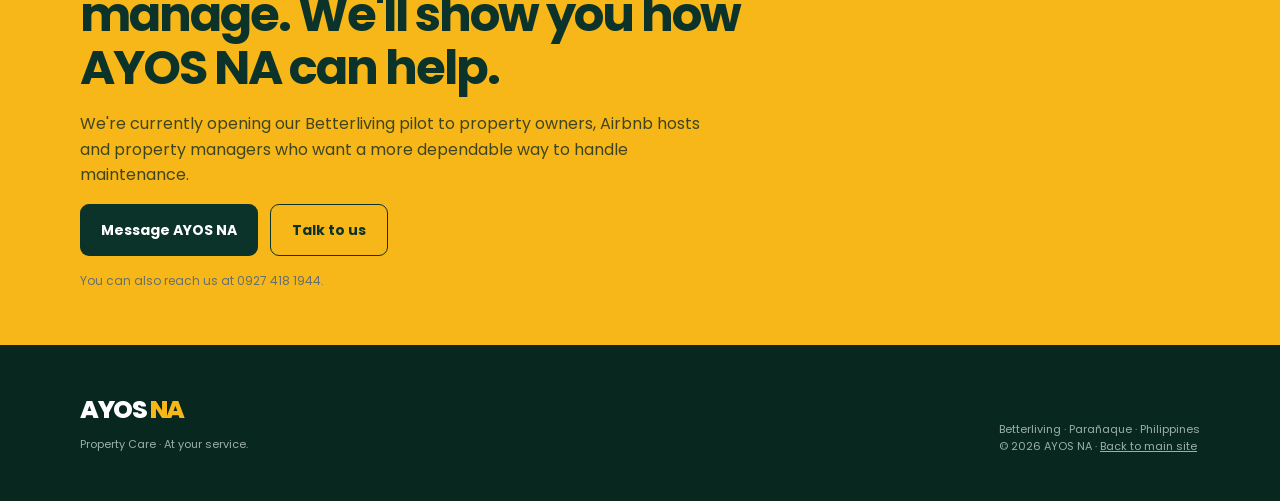
<file: retainers.html>
<!DOCTYPE html>
<html lang="en">
<head>
<meta charset="UTF-8">
<meta name="viewport" content="width=device-width, initial-scale=1.0">
<title>AYOS NA Property Care — Your Property, Handled.</title>
<meta name="description" content="AYOS NA Property Care is the local maintenance partner for Airbnb hosts, property owners, landlords and property managers in Betterliving and Parañaque.">
<link rel="preconnect" href="https://fonts.googleapis.com">
<link rel="preconnect" href="https://fonts.gstatic.com" crossorigin>
<link href="https://fonts.googleapis.com/css2?family=Poppins:wght@400;500;600;700;800&display=swap" rel="stylesheet">
<style>
:root{
  --green:#0B332A; --green2:#123F34; --yellow:#F7B718; --cream:#F7F4EC;
  --white:#fff; --ink:#17201D; --muted:#66706C; --line:#E4E5DF;
  --shadow:0 18px 50px rgba(11,51,42,.10);
}
*{box-sizing:border-box}
html{scroll-behavior:smooth}
body{margin:0;font-family:Poppins,Arial,sans-serif;color:var(--ink);background:#fff;line-height:1.6}
a{text-decoration:none;color:inherit}
.container{width:min(1120px,92%);margin:auto}
.nav{height:78px;display:flex;align-items:center;justify-content:space-between;gap:20px}
.nav-links{display:flex;align-items:center;gap:26px;font-size:13.5px;font-weight:600;color:var(--muted)}
.nav-links a:hover{color:var(--green)}
.mobile-nav-switch{display:none;align-items:center;gap:3px;padding:4px;border:1px solid var(--line);border-radius:999px;background:#fff}
.mobile-nav-switch a{display:block;padding:9px 11px;border-radius:999px;color:var(--green);font-size:10px;font-weight:800;line-height:1;white-space:nowrap}
.mobile-nav-switch a.active{background:var(--green);color:#fff}
@media(max-width:780px){
  .nav-links{display:none}
  .mobile-nav-switch{display:flex}
  .nav-cta{display:none}
  .nav{gap:8px}
}
.logo{font-weight:800;font-size:25px;letter-spacing:-1.5px;color:var(--green)}
.logo span{color:var(--yellow)}
.nav-cta{background:var(--green);color:#fff;padding:12px 20px;border-radius:9px;font-size:13px;font-weight:700}
.hero{background:var(--cream);padding:78px 0 82px;position:relative;overflow:hidden}
.hero-grid{display:grid;grid-template-columns:minmax(0,1fr) minmax(0,1fr);gap:44px;align-items:center;position:relative;z-index:1}
.hero-photo{
  position:absolute; top:0; right:0; bottom:0; width:50%;
  background-image:url('./PCAREBG.png'); background-size:cover; background-position:center 20%;
  z-index:0;
}
.hero-photo:before{
  content:""; position:absolute; inset:0;
  background:linear-gradient(90deg, var(--cream) 0%, rgba(247,244,236,0) 14%);
}
.hero-photo .callout{
  position:absolute; left:-90px; display:flex; align-items:center; gap:8px;
  background:#fff; border-radius:12px; padding:11px 16px 11px 12px;
  font-size:12.5px; font-weight:800; color:var(--green); letter-spacing:0.03em;
  box-shadow:0 14px 30px rgba(11,51,42,.14); white-space:nowrap;
}
.hero-photo .callout .c-ic{display:flex; color:var(--green);}
.hero-photo .callout:after{
  content:""; position:absolute; left:100%; top:50%; width:34px; height:2px;
  background:repeating-linear-gradient(90deg, var(--yellow) 0 6px, transparent 6px 10px);
}
.hero-photo .callout.c1{top:14%}
.hero-photo .callout.c2{top:34%; left:-40px;}
.hero-photo .callout.c3{top:54%}
.hero-photo .callout.c4{top:74%; left:-10px;}
.hero-icons-row{
  display:flex; gap:0; margin-top:30px; padding-top:22px; border-top:1px solid var(--line);
}
.hi-item{
  display:flex; flex-direction:column; align-items:flex-start; gap:8px;
  padding:0 22px 0 0; margin-right:22px; border-right:1px solid var(--line);
  color:var(--green); font-size:11.5px; font-weight:800; letter-spacing:0.04em;
}
.hi-item:last-child{border-right:0; margin-right:0; padding-right:0;}
@media(max-width:900px){
  .hero-photo{display:none;}
  .hero-photo .callout{display:none;}
  .hero-grid{grid-template-columns:1fr;}
}
@media(max-width:560px){
  .hero-icons-row{flex-wrap:wrap; gap:16px 0;}
  .hi-item{border-right:0; padding-right:0; margin-right:0; width:50%;}
}
.hero-copy{max-width:650px}
.eyebrow{font-size:12px;font-weight:800;letter-spacing:1.8px;color:var(--green2);text-transform:uppercase;margin-bottom:14px}
h1{font-size:clamp(43px,5.4vw,72px);line-height:1.03;letter-spacing:-3.5px;max-width:650px;margin:0 0 22px;color:var(--green)}
h1 span{color:var(--yellow)}
.lead{font-size:18px;max-width:690px;color:#39433f;margin-bottom:30px}
.buttons{display:flex;gap:12px;flex-wrap:wrap}
.btn{display:inline-flex;align-items:center;justify-content:center;padding:14px 21px;border-radius:9px;font-weight:700;font-size:14px}
.btn-primary{background:var(--green);color:#fff}
.btn-secondary{border:1.5px solid var(--green);color:var(--green);background:transparent}
.micro{margin-top:15px;color:var(--muted);font-size:12px}
.section{padding:82px 0}
.section.alt{background:var(--cream)}
.kicker{font-size:12px;font-weight:800;letter-spacing:1.5px;color:var(--yellow);text-transform:uppercase}
h2{font-size:clamp(31px,4vw,48px);line-height:1.1;letter-spacing:-2px;color:var(--green);margin:8px 0 16px}
.section-intro{max-width:680px;color:var(--muted)}
.problem-grid,.feature-grid,.plan-grid,.who-grid{display:grid;gap:18px}
.problem-grid{grid-template-columns:repeat(4,1fr);margin-top:34px}
.card{border:1px solid var(--line);border-radius:14px;padding:25px;background:#fff}
.card h3{font-size:17px;color:var(--green);margin:0 0 8px}
.card p{font-size:13px;color:var(--muted);margin:0}
.icon{font-size:23px;margin-bottom:13px}
.dark{background:var(--green);color:#fff}
.dark h2,.dark h3{color:#fff}
.dark .section-intro,.dark p{color:#dce5e1}
.feature-grid{grid-template-columns:1fr 1fr;margin-top:35px}
.feature{padding:30px;border-top:4px solid var(--yellow);background:#fff;border-radius:12px;box-shadow:var(--shadow)}
.feature h3{color:var(--green);margin:0 0 7px;font-size:19px}
.feature p{font-size:13px;color:var(--muted);margin:0}
.stats{display:grid;grid-template-columns:repeat(3,1fr);gap:15px;margin-top:35px}
.stat{padding:25px;border:1px solid rgba(255,255,255,.18);border-radius:12px}
.stat strong{font-size:30px;color:var(--yellow);display:block}
.stat span{font-size:12px;color:#dce5e1}
.steps{margin-top:38px;display:grid;grid-template-columns:repeat(4,1fr);gap:0}
.step{padding:0 24px 0 0;border-right:1px solid var(--line);margin-right:24px}
.step:last-child{border:0;margin:0}
.num{font-size:12px;font-weight:800;color:var(--yellow)}
.step h3{font-size:17px;color:var(--green);margin:5px 0}
.step p{font-size:13px;color:var(--muted)}
.who-grid{grid-template-columns:repeat(2,1fr);margin-top:35px}
.who{background:#fff;border:1px solid var(--line);padding:27px;border-radius:13px}
.who strong{color:var(--green);font-size:17px}
.who p{font-size:13px;color:var(--muted)}
.qualify-grid{display:grid;grid-template-columns:1fr 1fr;gap:18px;margin-top:35px}
.qualify{border-radius:15px;padding:28px}
.qualify.yes{background:#F1F8F4;border:1.5px solid #CFE7D8}
.qualify.no{background:#FBF2F0;border:1.5px solid #F0D3CC}
.qualify h3{margin:0 0 16px;font-size:18px}
.qualify.yes h3{color:var(--green)}
.qualify.no h3{color:#B23A2E}
.qualify ul{list-style:none;padding:0;margin:0;display:flex;flex-direction:column;gap:12px}
.qualify li{font-size:13px;color:#4b5652;padding-left:26px;position:relative}
.qualify li:before{position:absolute;left:0;top:1px;width:17px;height:17px;border-radius:50%;font-size:10px;font-weight:800;display:flex;align-items:center;justify-content:center;color:#fff}
.qualify.yes li:before{content:"✓";background:var(--green)}
.qualify.no li:before{content:"✕";background:#B23A2E}
@media(max-width:850px){.qualify-grid{grid-template-columns:1fr}}
.plan-grid{grid-template-columns:repeat(3,1fr);margin-top:35px}
.plan{border:1px solid var(--line);border-radius:15px;padding:28px;background:#fff;position:relative}
.plan.featured{border:2px solid var(--green);box-shadow:var(--shadow)}
.badge{position:absolute;top:-13px;left:22px;background:var(--yellow);color:var(--green);font-size:10px;font-weight:800;padding:5px 9px;border-radius:20px}
.prop-count{
  display:flex; align-items:baseline; gap:7px;
  color:var(--green); margin:14px 0 16px;
  font-size:10px; font-weight:800; letter-spacing:1.2px; text-transform:uppercase;
}
.prop-count strong{
  font-size:42px; line-height:.9; letter-spacing:-2px;
}
.plan.featured .prop-count{color:var(--green)}
.plan.featured .prop-count strong{color:var(--yellow)}
.plan h3{color:var(--green);margin:0;font-size:18px}
.price{font-size:29px;font-weight:800;color:var(--green);margin:10px 0}
.plan small{color:var(--muted)}
.plan ul{padding-left:18px;font-size:12px;color:#4b5652;line-height:1.9}
.note{font-size:11px;color:var(--muted);margin-top:25px}
.cta{padding:55px 0;background:var(--yellow)}
.cta h2{color:var(--green);max-width:760px}
.cta p{max-width:650px;color:#3f451f}
.footer{background:#08271f;color:#dce5e1;padding:45px 0}
.footer .logo{color:#fff}
.footer small{font-size:11px;color:#9bb0a8}
.footer-row{display:flex;justify-content:space-between;gap:20px;align-items:end}
@media(max-width:850px){
 .problem-grid,.plan-grid,.steps{grid-template-columns:1fr 1fr}
 .feature-grid,.who-grid{grid-template-columns:1fr}
 .step{border-right:0;border-bottom:1px solid var(--line);padding:0 0 20px;margin:0 0 20px}
}
@media(max-width:560px){
 .nav-cta{padding:10px 13px;font-size:11px}
 .hero{padding:58px 0}
 h1{letter-spacing:-2.4px}
 .problem-grid,.plan-grid,.steps,.stats{grid-template-columns:1fr}
 .section{padding:62px 0}
 .footer-row{display:block}
}
</style>
</head>
<body>

<header class="container nav">
  <a class="logo" href="index.html">AYOS <span>NA</span></a>
  <div class="nav-links">
    <a href="index.html">Book a Handyman</a>
    <a href="#how">How it works</a>
    <a href="#plans">Plans</a>
  </div>
    <div class="mobile-nav-switch" aria-label="Choose AYOS NA service">
      <a href="index.html">Book a Handyman</a>
      <a class="active" href="retainers.html">Property Care</a>
    </div>
    <a class="nav-cta" href="#contact">Get Property Care</a>
</header>

<main>
<section class="hero">
  <div class="hero-photo">
    <div class="callout c1"><span class="c-ic">
        <svg width="18" height="18" viewBox="0 0 24 24" fill="none" stroke="currentColor" stroke-width="2" stroke-linecap="round"><path d="M14.7 6.3a4 4 0 00-5.4 5.4L3 18l3 3 6.3-6.3a4 4 0 005.4-5.4l-2.6 2.6-2-2 2.6-2.6z"/></svg>
      </span>REPAIRS</div>
    <div class="callout c2"><span class="c-ic">
        <svg width="18" height="18" viewBox="0 0 24 24" fill="none" stroke="currentColor" stroke-width="2" stroke-linecap="round"><circle cx="12" cy="12" r="3"/><path d="M19.4 15a1.7 1.7 0 00.3 1.9l.1.1a2 2 0 11-2.9 2.9l-.1-.1a1.7 1.7 0 00-1.9-.3 1.7 1.7 0 00-1 1.5V21a2 2 0 11-4 0v-.1a1.7 1.7 0 00-1-1.6 1.7 1.7 0 00-1.9.3l-.1.1a2 2 0 11-2.9-2.9l.1-.1a1.7 1.7 0 00.3-1.9 1.7 1.7 0 00-1.5-1H3a2 2 0 110-4h.1a1.7 1.7 0 001.5-1 1.7 1.7 0 00-.3-1.9l-.1-.1a2 2 0 112.9-2.9l.1.1a1.7 1.7 0 001.9.3H9a1.7 1.7 0 001-1.5V3a2 2 0 114 0v.1a1.7 1.7 0 001 1.5 1.7 1.7 0 001.9-.3l.1-.1a2 2 0 112.9 2.9l-.1.1a1.7 1.7 0 00-.3 1.9V9a1.7 1.7 0 001.5 1H21a2 2 0 110 4h-.1a1.7 1.7 0 00-1.5 1z"/></svg>
      </span>MAINTENANCE</div>
    <div class="callout c3"><span class="c-ic">
        <svg width="18" height="18" viewBox="0 0 24 24" fill="none" stroke="currentColor" stroke-width="2" stroke-linecap="round"><rect x="6" y="4" width="12" height="17" rx="1"/><path d="M9 3h6v2H9z"/><path d="M9 12l2 2 4-4"/></svg>
      </span>INSPECTIONS</div>
    <div class="callout c4"><span class="c-ic">
        <svg width="18" height="18" viewBox="0 0 24 24" fill="none" stroke="currentColor" stroke-width="2" stroke-linecap="round"><path d="M9 18h6M10 21h4"/><path d="M12 3a6 6 0 00-3.5 10.9c.5.4.9 1 .9 1.6v.5h5.2v-.5c0-.6.4-1.2.9-1.6A6 6 0 0012 3z"/></svg>
      </span>INSTALLATIONS</div>
  </div>
  <div class="container hero-grid">
    <div class="hero-copy">
      <div class="eyebrow">AYOS NA PROPERTY CARE · BETTERLIVING & PARAÑAQUE</div>
      <h1>Your property shouldn't need <span>you</span> every time something breaks.</h1>
      <p class="lead">A local maintenance team for Airbnb hosts, landlords, property owners and property managers — so repairs get handled, documented and closed without you chasing people around.</p>
      <div class="buttons">
        <a class="btn btn-primary" href="#contact">Book a Property Care Assessment</a>
        <a class="btn btn-secondary" href="#how">See how it works</a>
      </div>
      <div class="micro">Starting in Betterliving. Expanding across Parañaque.</div>
      <div class="hero-icons-row">
        <div class="hi-item">
          <svg width="26" height="26" viewBox="0 0 24 24" fill="none" stroke="currentColor" stroke-width="1.6" stroke-linecap="round" stroke-linejoin="round"><path d="M3 11l9-7 9 7"/><path d="M5 10v10h14V10"/></svg>
          <span>HOMES</span>
        </div>
        <div class="hi-item">
          <svg width="26" height="26" viewBox="0 0 24 24" fill="none" stroke="currentColor" stroke-width="1.6" stroke-linecap="round" stroke-linejoin="round"><path d="M12 2L2 8l10 5 10-5-10-6z"/><path d="M2 8v9l10 5 10-5V8"/></svg>
          <span>AIRBNB</span>
        </div>
        <div class="hi-item">
          <svg width="26" height="26" viewBox="0 0 24 24" fill="none" stroke="currentColor" stroke-width="1.6" stroke-linecap="round"><rect x="4" y="3" width="9" height="18"/><rect x="13" y="8" width="7" height="13"/></svg>
          <span>PROPERTY MANAGEMENT</span>
        </div>
      </div>
    </div>
  </div>
</section>

<section class="section">
 <div class="container">
  <div class="kicker">The real problem</div>
  <h2>Property maintenance isn't hard.<br>Managing it is.</h2>
  <p class="section-intro">One leaking faucet becomes five messages. A broken light becomes a tenant follow-up. A small repair becomes a whole afternoon of finding someone, scheduling them and checking if the job actually got done.</p>
  <div class="problem-grid">
   <div class="card"><div class="icon">📱</div><h3>Too many messages</h3><p>Repairs scattered across Messenger, calls and group chats.</p></div>
   <div class="card"><div class="icon">🔎</div><h3>Finding someone</h3><p>You spend time looking for a technician every time something comes up.</p></div>
   <div class="card"><div class="icon">⏳</div><h3>Following up</h3><p>You have to ask: “Naayos na ba?” “Kailan pupunta?”</p></div>
   <div class="card"><div class="icon">📸</div><h3>No clear proof</h3><p>You're left with a message saying “done” instead of a proper completion record.</p></div>
  </div>
 </div>
</section>

<section class="section dark">
 <div class="container">
  <div class="kicker">A better way to manage it</div>
  <h2>From “may sira”<br>to “AYOS NA.”</h2>
  <p class="section-intro">AYOS NA Property Care becomes your maintenance partner on the ground — handling the coordination, field work and documentation while you stay in control.</p>
  <div class="stats">
   <div class="stat"><strong>01</strong><span>One local team to call</span></div>
   <div class="stat"><strong>02</strong><span>Clear scope before bigger work</span></div>
   <div class="stat"><strong>03</strong><span>Photo documentation after work</span></div>
  </div>
 </div>
</section>

<section class="section" id="how">
 <div class="container">
  <div class="kicker">How AYOS NA works</div>
  <h2>You report it.<br>We handle it.</h2>
  <p class="section-intro">Simple for the owner. Structured behind the scenes.</p>
  <div class="steps">
   <div class="step"><div class="num">01</div><h3>Report</h3><p>Send the property, issue and photos. We'll assess what needs to happen.</p></div>
   <div class="step"><div class="num">02</div><h3>Approve</h3><p>For larger work, you get a clear scope and quote before anything proceeds.</p></div>
   <div class="step"><div class="num">03</div><h3>We fix it</h3><p>Our team handles the approved work and coordinates specialist help when needed.</p></div>
   <div class="step"><div class="num">04</div><h3>We close the loop</h3><p>You receive completion updates and photos, then the property record is updated.</p></div>
  </div>
 </div>
</section>

<section class="section alt">
 <div class="container">
  <div class="kicker">Built for property operators</div>
  <h2>More than a handyman.<br>Your maintenance partner.</h2>
  <div class="feature-grid">
   <div class="feature"><h3>Priority when something goes wrong</h3><p>Get a team you already know instead of starting the search from zero every time.</p></div>
   <div class="feature"><h3>Maintenance records</h3><p>Build a simple history of what was inspected, repaired, replaced and recommended.</p></div>
   <div class="feature"><h3>Before & after proof</h3><p>Know what was done without needing to personally visit the property.</p></div>
   <div class="feature"><h3>One accountable team</h3><p>Less “sir, tawagan mo si ganito.” One relationship. One workflow. One team responsible for closing the loop.</p></div>
 </div>
 </div>
</section>

<section class="section">
 <div class="container">
  <div class="kicker">Who it's for</div>
  <h2>If you own it, rent it out,<br>or manage it — this is for you.</h2>
  <div class="who-grid">
   <div class="who"><strong>Airbnb Hosts</strong><p>Keep guest-facing problems from becoming guest complaints. Ideal for hosts who don't want to personally handle every little repair.</p></div>
   <div class="who"><strong>Property Owners & Landlords</strong><p>Whether you're nearby or managing from afar, keep your property maintained without constantly looking for people.</p></div>
   <div class="who"><strong>Property Managers & Co-hosts</strong><p>Give your clients a maintenance process you can actually report back on — instead of chasing technicians yourself.</p></div>
   <div class="who"><strong>Commercial Spaces</strong><p>For offices, clinics, shops, studios and other spaces where small maintenance problems can disrupt operations.</p></div>
  </div>
 </div>
</section>

<section class="section">
 <div class="container">
  <div class="kicker">Is this for you?</div>
  <h2>Let's be upfront about<br>who AYOS NA is built for.</h2>
  <p class="section-intro">A retainer only makes sense if it actually fits how you manage your property. Here's a quick, honest check.</p>
  <div class="qualify-grid">
   <div class="qualify yes">
    <h3>This is for you if…</h3>
    <ul>
     <li>You own or manage a property in or near Betterliving / Parañaque</li>
     <li>You're tired of finding a new technician every time something breaks</li>
     <li>You want a documented history of what's been inspected, fixed or replaced</li>
     <li>You manage the property remotely, or simply don't want to personally handle repairs</li>
     <li>You'd rather have one accountable team than a rotating cast of contacts</li>
    </ul>
   </div>
   <div class="qualify no">
    <h3>This is not for you if…</h3>
    <ul>
     <li>Your property is outside our current Betterliving / Parañaque service area</li>
     <li>You need guaranteed 24/7 emergency response, not priority scheduling</li>
     <li>You're looking for a one-time cheap fix rather than an ongoing maintenance relationship</li>
     <li>You already have a reliable in-house or go-to maintenance person you're happy with</li>
     <li>You need major renovation or construction work rather than maintenance and repairs</li>
    </ul>
   </div>
  </div>
 </div>
</section>

<section class="section alt" id="plans">
 <div class="container">
  <div class="kicker">Property Care plans</div>
  <h2>Choose how much of the<br>maintenance headache you want off your plate.</h2>
  <p class="section-intro">Monthly property care with consumable AYOS NA service credits. Unused credits can carry over while your membership remains active.</p>
  <div class="plan-grid">
   <div class="plan">
    <h3>PROPERTY READY</h3><div class="price">₱3,998<span style="font-size:12px"> / month</span></div><small>For individual owners & Airbnb hosts</small>
    <div class="prop-count"><strong>1</strong><span>PROPERTY</span></div>
    <ul><li>₱2,500 service credits</li><li>1 scheduled property check/month</li><li>Priority scheduling</li><li>Maintenance record</li><li>Before/after documentation</li><li>Job completion updates</li><li>Credit carry-over while active</li></ul>
    <a class="btn btn-secondary" href="#contact">Ask about this plan</a>
   </div>
   <div class="plan featured">
    <div class="badge">MOST POPULAR</div>
    <h3>PROPERTY CARE</h3><div class="price">₱5,998<span style="font-size:12px"> / month</span></div><small>For serious hosts, landlords & small portfolios</small>
    <div class="prop-count"><strong>3</strong><span>PROPERTIES</span></div>
    <ul><li>₱4,000 service credits</li><li>1 scheduled inspection/month</li><li>Priority scheduling</li><li>Urgent issue handling</li><li>Maintenance history</li><li>Before/during/after documentation</li><li>Credit carry-over while active</li></ul>
    <a class="btn btn-primary" href="#contact">Start a conversation</a>
   </div>
   <div class="plan">
    <h3>PROPERTY PARTNER</h3><div class="price">₱14,998<span style="font-size:12px"> / month</span></div><small>For property managers & multi-property operators</small>
    <div class="prop-count"><strong>10</strong><span>PROPERTIES</span></div>
    <ul><li>₱12,000 pooled service credits</li><li>Priority scheduling</li><li>Urgent issue handling</li><li>Property-by-property history</li><li>Completion reports</li><li>Dedicated account contact</li><li>Monthly activity report</li></ul>
    <a class="btn btn-secondary" href="#contact">Talk to AYOS NA</a>
   </div>
  </div>
  <p class="note">* Materials, parts, specialist contractors and major project costs are separately quoted/approved unless explicitly included. Plans are a pilot offer and may be refined as AYOS NA validates service usage and economics in Betterliving.</p>
 </div>
</section>

<section class="section">
 <div class="container">
  <div class="kicker">Why we're starting here</div>
  <h2>Betterliving is our first<br>property-care community.</h2>
  <p class="section-intro">We're intentionally starting close to home so we can build the operation properly: understand the real maintenance problems, test our rates, improve our response times and make sure we can deliver the kind of service we'd want for our own properties.</p>
  <div class="feature-grid">
   <div class="feature"><h3>Local enough to respond</h3><p>Our initial service area keeps the team close to the properties we serve.</p></div>
   <div class="feature"><h3>Small enough to care</h3><p>We're building the system around real customers, not around a giant call center.</p></div>
  </div>
 </div>
</section>

<section class="cta" id="contact">
 <div class="container">
  <div class="kicker">Let's make your property easier to manage</div>
  <h2>Tell us what properties you manage. We'll show you how AYOS NA can help.</h2>
  <p>We're currently opening our Betterliving pilot to property owners, Airbnb hosts and property managers who want a more dependable way to handle maintenance.</p>
  <div class="buttons">
   <a class="btn btn-primary" href="https://m.me/ayos.care" target="_blank">Message AYOS NA</a>
   <a class="btn btn-secondary" href="tel:+639274181944">Talk to us</a>
  </div>
  <div class="micro">You can also reach us at 0927 418 1944.</div>
 </div>
</section>
</main>

<footer class="footer">
 <div class="container footer-row">
  <div><div class="logo">AYOS <span>NA</span></div><small>Property Care · At your service.</small></div>
  <small>Betterliving · Parañaque · Philippines<br>© 2026 AYOS NA · <a href="index.html" style="color:inherit;text-decoration:underline;">Back to main site</a></small>
 </div>
</footer>
</body>
</html>
</file>
<file: styles.css>
:root{
    --navy:#0B332A;
    --navy-deep:#08271F;
    --gold:#F7B718;
    --gold-deep:#D99A0E;
    --cream:#F7F4EC;
    --paper:#FFFFFF;
    --line:#E4E5DF;
    --ink-soft:#66706C;

    --green:#4B8B3B;
    --green-bg:#E9F1E4;
    --slate:#585B62;
    --slate-bg:#EAEAEA;
    --amber:#E8821B;
    --amber-bg:#FCEEDD;
    --red:#B23A2E;
    --red-bg:#F6E4E1;
  }

  *{box-sizing:border-box; margin:0; padding:0;}
  html{scroll-behavior:smooth;}
  body{
    font-family:'Poppins', sans-serif;
    background:var(--cream);
    color:var(--navy);
    line-height:1.6;
    -webkit-font-smoothing:antialiased;
  }
  h1,h2,h3, .display{
    font-family:'Poppins', sans-serif;
    font-weight:800;
    line-height:1.05;
    letter-spacing:-0.03em;
  }
  a{color:inherit;}
  img{max-width:100%; display:block;}
  .wrap{max-width:1120px; margin:0 auto; padding:0 28px;}
  section{padding:88px 0;}
  @media (max-width:720px){ section{padding:56px 0;} .wrap{padding:0 20px;} }

  /* ---------- NAV ---------- */
  .nav{
    position:sticky; top:0; z-index:50;
    background:var(--navy);
    border-bottom:3px solid var(--gold);
  }
  .nav .wrap{display:flex; align-items:center; justify-content:space-between; height:70px;}
  .brand{display:flex; align-items:center; gap:10px; color:var(--paper);}
  .brand .roof{width:0; height:0; border-left:11px solid transparent; border-right:11px solid transparent; border-bottom:13px solid var(--gold);}
  .brand-name{font-family:'Poppins'; font-weight:800; font-size:22px; letter-spacing:0.01em; color:var(--paper);}
  .nav-links{display:flex; gap:30px; font-weight:600; font-size:15px;}
  .nav-links a{color:#CFE0D6; text-decoration:none; transition:color .15s;}
  .nav-links a:hover{color:var(--gold);}
  .nav-cta{
    background:var(--gold); color:var(--navy-deep); font-weight:800; font-size:14px;
    padding:10px 18px; border-radius:9px; text-decoration:none; white-space:nowrap;
  }
  .nav-mobile-hide{display:flex;}
  @media (max-width:720px){ .nav-mobile-hide{display:none;} }
.mobile-service-tabs{display:none;}

@media (max-width:720px){
  .mobile-service-tabs{
    display:flex;
    position:absolute;
    left:0;
    right:0;
    top:68px;
    background:var(--navy-deep);
    padding:8px 16px;
    gap:8px;
    z-index:49;
  }

  .mobile-service-tabs a{
    flex:1;
    text-align:center;
    color:#CFE0D6;
    font-size:12px;
    font-weight:800;
    padding:9px 10px;
    border-radius:8px;
  }

  .mobile-service-tabs a.is-active{
    background:var(--gold);
    color:var(--navy-deep);
  }
}

  /* ---------- HERO ---------- */
  .hero{
    background:var(--navy) url('HOMEBG.png') center center/cover no-repeat;
    color:var(--paper);
    position:relative;
    overflow:hidden;
    padding:0;
  }
  .hero .wrap{
    position:relative;
    z-index:1;
    display:grid;
    grid-template-columns:1.05fr 0.95fr;
    align-items:center;
    gap:10px;
  }
  .hero-copy{padding:56px 0;}
  .kicker{
    color:var(--gold); font-weight:700; font-size:14px; margin-bottom:16px;
    display:flex; align-items:center; gap:8px;
  }
  .kicker .dot{width:7px; height:7px; background:var(--gold); border-radius:50%;}
  .hero h1{font-size:clamp(38px,6vw,68px); line-height:1.03; letter-spacing:-3px; color:var(--paper); max-width:10.5ch;}
  .hero h1 .hl{color:var(--gold);}
  .hero p.lead{margin-top:22px; font-size:18px; color:#C9D6CD; max-width:46ch;}
  .hero-actions{margin-top:34px; display:flex; gap:14px; flex-wrap:wrap;}
  .btn{
    display:inline-flex; align-items:center; gap:8px;
    font-weight:800; font-size:15px; text-decoration:none;
    padding:15px 26px; border-radius:9px; border:2px solid transparent;
    transition:transform .12s ease;
  }
  .btn:active{transform:scale(0.98);}
  .btn-primary{background:var(--gold); color:var(--navy-deep);}
  .btn-primary:hover{background:var(--gold-deep);}
  .btn-ghost{border-color:#2C4A3E; color:var(--paper);}
  .btn-ghost:hover{border-color:var(--gold); color:var(--gold);}
  .hero-figure{
    position:relative;
    align-self:end;
    justify-self:end;
    width:100%;
    max-width:440px;
  }
  .hero-figure img{width:100%; height:auto;}
  .hero-figure::before{
    content:"";
    position:absolute; inset:auto -30px -30px auto;
    width:240px; height:240px;
    background:radial-gradient(circle, rgba(247,183,24,.35), transparent 70%);
    z-index:0;
  }
  .hero-figure img{position:relative; z-index:1;}
  @media (max-width:860px){
    .hero .wrap{grid-template-columns:1fr; min-height:0;}
    .hero h1{font-size:38px;}
    .hero-figure{max-width:220px; justify-self:center; margin-top:10px;}
  }

  .hero-strip{
    background:var(--navy-deep);
    border-top:1px solid #1E3A30;
  }
  .hero-strip .wrap{
    display:flex; justify-content:space-between; flex-wrap:wrap; gap:18px;
    padding:20px 28px; font-size:14px; color:#A9BDB0; font-weight:600;
  }
  .hero-strip strong{color:var(--paper);}

  /* ---------- SECTION HEADERS ---------- */
  .sec-head{max-width:640px; margin-bottom:52px;}
  .sec-head h2{font-size:36px; color:var(--navy);}
  .sec-head p{margin-top:14px; color:var(--ink-soft); font-size:16px;}
  .sec-number{
    font-family:'Poppins'; font-weight:800; font-size:14px; color:var(--gold-deep);
    margin-bottom:10px;
  }

  /* ---------- PROCESS ---------- */
  .process{background:var(--paper);}
  .rail{
    position:relative;
    display:grid; grid-template-columns:repeat(6,1fr); gap:0;
    counter-reset:step;
  }
  .rail::before{
    content:""; position:absolute; top:22px; left:8%; right:8%; height:2px;
    background:var(--line); z-index:0;
  }
  .step{position:relative; z-index:1; padding:0 10px; text-align:left;}
  .step-num{
    width:44px; height:44px; border-radius:50%;
    background:var(--navy); color:var(--gold);
    display:flex; align-items:center; justify-content:center;
    font-family:'Poppins'; font-weight:800; font-size:16px;
    margin-bottom:20px;
    border:3px solid var(--paper);
    box-shadow:0 0 0 2px var(--line);
  }
  .step h3{font-family:'Poppins'; font-weight:800; font-size:15px; color:var(--navy); margin-bottom:8px;}
  .step p{font-size:13.5px; color:var(--ink-soft);}
  @media (max-width:900px){
    .rail{grid-template-columns:repeat(2,1fr); gap:34px 20px;}
    .rail::before{display:none;}
  }

  /* ---------- PRICING ---------- */
  .pricing{background:var(--cream);}
  .tiers{display:grid; grid-template-columns:repeat(4,1fr); gap:18px;}
  @media (max-width:960px){ .tiers{grid-template-columns:repeat(2,1fr);} }
  @media (max-width:600px){ .tiers{grid-template-columns:1fr;} }

  .tier{
    background:var(--paper); border:1px solid var(--line); border-radius:14px;
    display:flex; flex-direction:column; overflow:hidden;
  }
  .tier-top{padding:22px 20px 18px; border-bottom:1px solid var(--line);}
  .tier-tag{
    display:inline-flex; align-items:center; gap:7px;
    font-weight:800; font-size:13px; padding:5px 10px; border-radius:9px; margin-bottom:14px;
  }
  .tier-tag .sw{width:8px; height:8px; border-radius:50%;}
  .tier-desc{font-size:13px; color:var(--ink-soft); min-height:36px;}
  .tier-price{padding:18px 20px; border-bottom:1px solid var(--line);}
  .tier-price .from{font-size:11px; font-weight:700; color:var(--ink-soft); letter-spacing:0.03em;}
  .tier-price .amt{font-family:'Poppins'; font-weight:800; font-size:26px; color:var(--navy); margin-top:2px;}
  .tier-price .unit{font-size:12px; color:var(--ink-soft);}
  .tier-list{padding:18px 20px; flex:1; list-style:none; font-size:13.5px;}
  .tier-list li{padding:5px 0; color:var(--navy); display:flex; gap:8px;}
  .tier-list li::before{content:"—"; color:var(--ink-soft); flex-shrink:0;}
  .tier-foot{padding:16px 20px; background:var(--cream); font-size:12.5px; color:var(--ink-soft); font-weight:600;}

  .qf .tier-tag{background:var(--green-bg); color:var(--green);} .qf .sw{background:var(--green);}
  .sj .tier-tag{background:var(--slate-bg); color:var(--slate);} .sj .sw{background:var(--slate);}
  .ar .tier-tag{background:var(--amber-bg); color:var(--amber);} .ar .sw{background:var(--amber);}
  .cp .tier-tag{background:var(--red-bg); color:var(--red);} .cp .sw{background:var(--red);}

  .pricing-notes{
    margin-top:26px; padding-top:22px; border-top:1px dashed var(--line);
    display:grid; grid-template-columns:1fr 1fr; gap:8px 40px;
    font-size:13px; color:var(--ink-soft);
  }
  .pricing-notes li{list-style:none; padding-left:16px; position:relative;}
  .pricing-notes li::before{content:"•"; color:var(--gold-deep); position:absolute; left:0;}
  @media (max-width:600px){ .pricing-notes{grid-template-columns:1fr;} }

  /* ---------- BOOKING (job-ticket styled) ---------- */
  .booking{background:var(--navy); color:var(--paper); position:relative;}
  .ticket{
    background:var(--paper); color:var(--navy);
    border-radius:14px;
    display:grid; grid-template-columns:1fr 1.4fr;
    overflow:hidden;
    box-shadow:0 30px 60px rgba(0,0,0,.35);
  }
  @media (max-width:840px){ .ticket{grid-template-columns:1fr;} }

  .ticket-stub{
    background:var(--navy-deep); color:var(--paper);
    padding:40px 32px;
    position:relative;
    border-right:2px dashed #244436;
  }
  @media (max-width:840px){ .ticket-stub{border-right:none; border-bottom:2px dashed #244436;} }
  .ticket-stub .stamp{
    display:inline-block; border:2px solid var(--gold); color:var(--gold);
    font-family:'Poppins'; font-weight:800; font-size:13px; letter-spacing:0.08em;
    padding:6px 12px; border-radius:9px; transform:rotate(-3deg); margin-bottom:24px;
  }
  .ticket-stub h3{font-size:26px; color:var(--paper); margin-bottom:14px;}
  .ticket-stub p{font-size:14.5px; color:#C4D6C9; margin-bottom:22px;}
  .ticket-stub .contact-line{
    display:flex; gap:10px; align-items:flex-start; font-size:14px; margin-bottom:14px; color:#E2ECE4;
  }
  .ticket-stub .contact-line b{color:var(--paper); font-weight:700; display:block;}
  .ticket-stub .mark{color:var(--gold); font-weight:800;}

  .ticket-form{padding:40px 36px;}
  .field{margin-bottom:18px;}
  .field label{
    display:block; font-size:12.5px; font-weight:800; text-transform:uppercase;
    letter-spacing:0.04em; color:var(--ink-soft); margin-bottom:7px;
  }
  .field input, .field select, .field textarea{
    width:100%; font-family:'Poppins'; font-size:15px; color:var(--navy);
    background:var(--cream); border:1.5px solid var(--line); border-radius:10px;
    padding:12px 14px; outline:none; transition:border-color .15s;
  }
  .field input:focus, .field select:focus, .field textarea:focus{border-color:var(--gold-deep);}
  .field textarea{resize:vertical; min-height:88px;}
  .row2{display:grid; grid-template-columns:1fr 1fr; gap:16px;}
  @media (max-width:480px){ .row2{grid-template-columns:1fr;} }

  .tier-pick{display:grid; grid-template-columns:repeat(4,1fr); gap:8px;}
  @media (max-width:560px){ .tier-pick{grid-template-columns:repeat(2,1fr);} }
  .tier-pick input{display:none;}
  .tier-pick label{
    display:block; text-align:center; font-size:12px; font-weight:700;
    padding:11px 6px; border:1.5px solid var(--line); border-radius:10px; cursor:pointer;
    background:var(--cream); color:var(--ink-soft); transition:all .12s;
  }
  .tier-pick input:checked + label{
    border-color:var(--navy); background:var(--navy); color:var(--paper);
  }

  .upload-box{
    background:var(--cream);
    border:1.5px dashed var(--line);
    border-radius:10px;
    padding:14px;
  }
  .upload-box input[type="file"]{
    width:100%;
    font-family:'Poppins';
    font-size:13px;
    color:var(--ink-soft);
  }
  .upload-help{
    margin-top:7px;
    font-size:12px;
    color:var(--ink-soft);
    line-height:1.45;
  }
  .file-list{
    margin-top:8px;
    font-size:12px;
    color:var(--navy);
  }
  .drive-field{
    margin-top:12px;
  }
  .drive-field input{
    width:100%;
    font-family:'Poppins';
    font-size:14px;
    color:var(--navy);
    background:var(--cream);
    border:1.5px solid var(--line);
    border-radius:10px;
    padding:12px 14px;
    outline:none;
  }
  .drive-field input:focus{border-color:var(--gold-deep);}

  .submit-row{display:flex; align-items:center; gap:16px; margin-top:26px; flex-wrap:wrap;}
  .submit-row .btn-primary{border:none; cursor:pointer; font-family:inherit;}
  .submit-note{font-size:12.5px; color:var(--ink-soft);}

  /* ---------- TALLY BOOKING FORM ---------- */
  .tally-wrap{
    max-width:820px;
    margin:0 auto;
  }
  .tally-card{
    background:var(--paper);
    border-radius:14px;
    overflow:hidden;
    box-shadow:0 30px 60px rgba(0,0,0,.25);
    padding:10px 18px 4px;
  }
  .chat-first{
    text-align:center;
    margin-top:28px;
    color:#C4D6C9;
  }
  .chat-first p{
    font-size:14px;
    margin-bottom:12px;
  }
  .chat-first .btn{
    display:inline-flex;
  }
  @media (max-width:720px){
    .tally-card{
      padding:4px 8px 0;
      border-radius:14px;
    }
  }

  /* ---------- FOOTER ---------- */
  footer{background:var(--navy-deep); color:#A9BDB0; padding:50px 0 30px;}
  .foot-grid{display:grid; grid-template-columns:1.4fr 1fr 1fr; gap:32px; margin-bottom:36px;}
  @media (max-width:720px){ .foot-grid{grid-template-columns:1fr; gap:26px;} }
  .foot-grid h4{color:var(--paper); font-size:14px; font-weight:800; margin-bottom:12px; text-transform:uppercase; letter-spacing:0.04em;}
  .foot-grid p, .foot-grid a{font-size:14px; line-height:1.7; text-decoration:none; color:#A9BDB0;}
  .foot-brand{display:flex; align-items:center; gap:8px; margin-bottom:12px;}
  .foot-brand .roof{width:0; height:0; border-left:9px solid transparent; border-right:9px solid transparent; border-bottom:11px solid var(--gold);}
  .foot-brand span{font-family:'Poppins'; font-weight:800; color:var(--paper); font-size:18px;}
  .foot-bottom{border-top:1px solid #1E3A30; padding-top:22px; font-size:12.5px; display:flex; justify-content:space-between; flex-wrap:wrap; gap:10px;}

  /* ---------- ACTIVE NAV LINK ---------- */
  .nav-links a.is-active{color:var(--gold);}

  /* ---------- TRUST GRID (retainers page) ---------- */
  .trust-strip{background:var(--navy-deep); border-top:1px solid #1E3A30;}
  .trust-grid{
    display:grid; grid-template-columns:repeat(4,1fr); gap:28px;
    padding:30px 0;
  }
  .trust-item{display:flex; gap:14px; align-items:flex-start;}
  .trust-item .ic{flex:none; color:var(--gold); margin-top:2px;}
  .trust-item h4{font-family:'Poppins'; font-weight:800; font-size:14px; color:var(--paper);}
  .trust-item p{margin-top:4px; font-size:12.5px; color:#A9BDB0;}
  @media (max-width:900px){ .trust-grid{grid-template-columns:repeat(2,1fr);} }
  @media (max-width:520px){ .trust-grid{grid-template-columns:1fr;} }

  /* ---------- COMPARISON (why a retainer) ---------- */
  .compare{display:grid; grid-template-columns:1fr 1fr; gap:20px;}
  @media (max-width:760px){ .compare{grid-template-columns:1fr;} }
  .compare-col{border-radius:14px; padding:28px 26px;}
  .compare-col.old{background:var(--red-bg); border:1px solid #E3C6BF;}
  .compare-col.new{background:var(--paper); border:1px solid var(--line); box-shadow:0 18px 50px rgba(11,51,42,.10);}
  .compare-col h3{font-family:'Poppins'; font-weight:800; font-size:15px; margin-bottom:16px;}
  .compare-col.old h3{color:var(--red);}
  .compare-col.new h3{color:var(--green);}
  .compare-col ol{list-style:none;}
  .compare-col li{font-size:14px; padding:7px 0 7px 26px; position:relative; color:var(--navy);}
  .compare-col.old li::before{content:"×"; position:absolute; left:0; top:5px; font-weight:800; color:var(--red);}
  .compare-col.new li::before{
    content:"✓"; position:absolute; left:0; top:6px; width:16px; height:16px; border-radius:50%;
    background:var(--green); color:var(--paper); font-size:10px; font-weight:800;
    display:flex; align-items:center; justify-content:center;
  }

  /* ---------- RETAINER PROGRAM CARDS ---------- */
  .programs{display:grid; grid-template-columns:repeat(3,1fr); gap:18px;}
  @media (max-width:980px){ .programs{grid-template-columns:1fr; max-width:480px; margin:0 auto;} }
  .program{background:var(--paper); border:1px solid var(--line); border-radius:14px; display:flex; flex-direction:column; overflow:hidden;}
  .program-top{padding:24px 22px 18px; border-bottom:1px solid var(--line);}
  .program-tag{display:inline-flex; align-items:center; gap:7px; font-weight:800; font-size:12px; padding:5px 10px; border-radius:9px; margin-bottom:14px; letter-spacing:0.02em;}
  .program-tag .sw{width:8px; height:8px; border-radius:50%;}
  .pp .program-tag{background:var(--green-bg); color:var(--green);} .pp .sw{background:var(--green);}
  .bu .program-tag{background:var(--slate-bg); color:var(--slate);} .bu .sw{background:var(--slate);}
  .pf .program-tag{background:var(--amber-bg); color:var(--amber);} .pf .sw{background:var(--amber);}
  .program h3{font-size:21px; color:var(--navy); margin-bottom:6px;}
  .program .program-sub{font-size:13.5px; font-weight:700; color:var(--gold-deep);}
  .program-pain{padding:16px 22px; border-bottom:1px solid var(--line); font-size:13px; color:var(--ink-soft);}
  .program-list{padding:18px 22px; flex:1; list-style:none; font-size:13.5px;}
  .program-list li{padding:5px 0; color:var(--navy); display:flex; gap:8px;}
  .program-list li::before{content:"—"; color:var(--ink-soft); flex-shrink:0;}
  .program-promise{padding:16px 22px; background:var(--cream); font-size:13.5px; font-weight:600; color:var(--navy);}
  .program-cta{padding:18px 22px 22px;}
  .program-cta .btn{width:100%; justify-content:center; border:none; cursor:pointer;}

  .proof-strip{
    margin-top:28px; padding:18px 22px; background:var(--paper); border:1px solid var(--line); border-radius:14px;
    display:flex; align-items:center; gap:18px; flex-wrap:wrap; font-size:13px; color:var(--ink-soft);
  }
  .proof-strip .chip{font-weight:800; color:var(--navy); background:var(--cream); border:1px solid var(--line); border-radius:9px; padding:5px 10px;}

  /* ---------- ICON GRID (what AYOS handles) ---------- */
  .icon-grid{display:grid; grid-template-columns:repeat(4,1fr); gap:1px; background:var(--line); border:1px solid var(--line); border-radius:14px; overflow:hidden;}
  .icon-cell{background:var(--paper); padding:24px 18px; display:flex; flex-direction:column; gap:12px;}
  .icon-cell svg{color:var(--navy);}
  .icon-cell span{font-size:13.5px; font-weight:700; color:var(--navy);}
  @media (max-width:860px){ .icon-grid{grid-template-columns:repeat(2,1fr);} }
  .scope-note{margin-top:18px; font-size:12.5px; color:var(--ink-soft); font-style:italic;}

  /* ---------- MINI HERO (retainers page) ---------- */
  .hero.hero-alt .hero-copy{padding:64px 0 44px;}
  .hero.hero-alt h1{max-width:11.5ch; font-size:46px;}
  @media (max-width:860px){ .hero.hero-alt h1{font-size:34px;} }

/* =========================================
   MOBILE PROPERTY CARE CTA
   Links directly to retainers.html
   ========================================= */

.mobile-property-care-btn {
  display: none;
}

@media (max-width: 768px) {

  .mobile-property-care-btn {
    display: inline-flex;
    align-items: center;
    justify-content: center;
    margin-left: 10px;
    padding: 12px 16px;

    border: 1px solid #fdbb19;
    border-radius: 10px;

    background: transparent;
    color: #fdbb19;

    font-size: 13px;
    font-weight: 700;
    line-height: 1;
    text-decoration: none;
    white-space: nowrap;
  }

  .mobile-property-care-btn:hover {
    background: #fdbb19;
    color: #073f35;
  }
}

/* =========================================
   AYOS BOOKING FORM
   ========================================= */

#ayos-book * {
  box-sizing: border-box;
}

#ayos-book {
  --navy: #0D1B2A;
  --gold: #F2B705;
  --amber: #C49100;
  --cream: #FFFCEB;
  --border: #E5E0CE;

  font-family: system-ui, -apple-system, "Segoe UI", sans-serif;
  max-width: 720px;
  margin: 0 auto;
  color: var(--navy);
}

#ayos-book .ab-header {
  background: var(--navy);
  border-radius: 0 0 24px 24px;
  padding: 32px 24px;
  text-align: center;
}

#ayos-book .ab-eyebrow {
  color: var(--gold);
  font-size: 12px;
  font-weight: 700;
  letter-spacing: .04em;
}

#ayos-book .ab-title {
  color: #fff;
  font-size: 24px;
  font-weight: 900;
  margin: 6px 0 0;
}

#ayos-book .ab-sub {
  color: #cbd5e1;
  font-size: 14px;
  margin: 6px 0 0;
}

#ayos-book .ab-body {
  padding: 16px;
  padding-bottom: 110px;
}

#ayos-book .ab-card {
  background: #fff;
  border: 1px solid var(--border);
  border-radius: 16px;
  padding: 20px;
  margin-bottom: 16px;
  box-shadow: 0 1px 3px rgba(0,0,0,.04);
}

#ayos-book .ab-card h2 {
  font-size: 15px;
  font-weight: 800;
  margin: 0 0 12px;
}

#ayos-book .ab-service-label {
  color: var(--amber);
  font-size: 13px;
  font-weight: 700;
}

#ayos-book .ab-remove {
  background: none;
  border: none;
  color: #94a3b8;
  cursor: pointer;
  font-size: 18px;
  line-height: 1;
}

#ayos-book .ab-service-head {
  display: flex;
  justify-content: space-between;
  align-items: center;
  margin-bottom: 10px;
}

#ayos-book .ab-tier-grid {
  display: grid;
  grid-template-columns: repeat(2, 1fr);
  gap: 8px;
  margin-bottom: 14px;
}

#ayos-book .ab-tier-btn {
  border: 2px solid var(--border);
  background: #fff;
  border-radius: 12px;
  padding: 10px 6px;
  text-align: center;
  cursor: pointer;
  font-size: 12px;
  font-weight: 700;
}

#ayos-book .ab-tier-btn.active {
  border-color: var(--gold);
  background: var(--gold);
}

#ayos-book label.ab-field {
  display: block;
  font-size: 12px;
  font-weight: 700;
  margin-bottom: 10px;
}

#ayos-book select,
#ayos-book input {
  display: block;
  width: 100%;
  margin-top: 6px;
  padding: 10px;
  border: 1px solid var(--border);
  border-radius: 8px;
  font-size: 14px;
  font-weight: 400;
  font-family: inherit;
}

#ayos-book .ab-task-row {
  display: flex;
  justify-content: space-between;
  align-items: center;
  border: 1px solid var(--border);
  border-radius: 8px;
  padding: 10px;
  margin-bottom: 6px;
  cursor: pointer;
  font-size: 13px;
}

#ayos-book .ab-task-row.checked {
  border-color: var(--gold);
}

#ayos-book .ab-task-price {
  color: var(--amber);
  font-weight: 700;
}

#ayos-book .ab-line-total {
  display: flex;
  justify-content: space-between;
  border-top: 1px solid var(--border);
  padding-top: 10px;
  margin-top: 10px;
  font-weight: 800;
}

#ayos-book .ab-add-btn {
  width: 100%;
  border: 2px dashed var(--gold);
  background: #fff;
  color: var(--amber);
  border-radius: 16px;
  padding: 12px;
  font-weight: 700;
  cursor: pointer;
  margin-bottom: 16px;
}

#ayos-book .ab-grid2 {
  display: grid;
  grid-template-columns: 1fr 1fr;
  gap: 10px;
}

#ayos-book .ab-footer {
  position: fixed;
  bottom: 0;
  left: 0;
  right: 0;
  background: #fff;
  border-top: 1px solid var(--border);
  padding: 12px 16px;
  box-shadow: 0 -4px 12px rgba(0,0,0,.06);
  z-index: 1000;
}

#ayos-book .ab-footer-inner {
  max-width: 720px;
  margin: 0 auto;
  display: flex;
  justify-content: space-between;
  align-items: center;
  gap: 12px;
}

#ayos-book .ab-total-label {
  font-size: 12px;
  color: #64748b;
}

#ayos-book .ab-total-amount {
  font-size: 18px;
  font-weight: 900;
}

#ayos-book .ab-submit-btn {
  background: var(--gold);
  color: var(--navy);
  border: none;
  border-radius: 12px;
  padding: 14px 24px;
  font-weight: 900;
  cursor: pointer;
  font-size: 14px;
}

#ayos-book .ab-submit-btn:disabled {
  background: var(--border);
  cursor: not-allowed;
}

#ayos-book .ab-confirm {
  text-align: center;
  padding: 40px 16px;
}

#ayos-book .ab-confirm-box {
  background: var(--cream);
  border: 2px solid var(--gold);
  border-radius: 16px;
  padding: 20px;
  text-align: left;
  margin-top: 20px;
  font-size: 14px;
}

#ayos-book .ab-hidden {
  display: none !important;
}

#ayos-book .ab-tools-grid {
  display: grid;
  grid-template-columns: 1fr 1fr;
  gap: 8px;
  margin-bottom: 14px;
}

#ayos-book .ab-tool-row {
  display: flex;
  justify-content: space-between;
  align-items: center;
  border: 1px solid var(--border);
  border-radius: 8px;
  padding: 8px;
  font-size: 12px;
}

#ayos-book .ab-tool-row input {
  width: 50px;
  margin: 0;
  padding: 4px;
  text-align: center;
}

#ayos-book .ab-pabili-btns {
  display: flex;
  gap: 8px;
  flex-wrap: wrap;
  font-size: 12px;
}

#ayos-book .ab-pabili-btn {
  border: 2px solid var(--border);
  background: #fff;
  border-radius: 8px;
  padding: 8px 10px;
  font-weight: 700;
  cursor: pointer;
}

#ayos-book .ab-pabili-btn.active {
  border-color: var(--gold);
  background: var(--gold);
}

#ayos-book .ab-error {
  color: #b91c1c;
  font-size: 13px;
  margin-top: 8px;
}

#ayos-book textarea {
  display: block;
  width: 100%;
  margin-top: 6px;
  padding: 10px;
  border: 1px solid var(--border);
  border-radius: 8px;
  font-size: 14px;
  font-weight: 400;
  font-family: inherit;
  resize: vertical;
  min-height: 64px;
}

#ayos-book .ab-photo-btn {
  display: inline-flex;
  align-items: center;
  gap: 6px;
  border: 1px dashed var(--border);
  background: #fff;
  border-radius: 8px;
  padding: 8px 12px;
  font-size: 12px;
  font-weight: 700;
  color: var(--amber);
  cursor: pointer;
  margin-top: 6px;
}

#ayos-book .ab-photo-grid {
  display: flex;
  flex-wrap: wrap;
  gap: 8px;
  margin-top: 8px;
}

#ayos-book .ab-photo-thumb {
  position: relative;
  width: 64px;
  height: 64px;
  border-radius: 8px;
  overflow: hidden;
  border: 1px solid var(--border);
}

#ayos-book .ab-photo-thumb img {
  width: 100%;
  height: 100%;
  object-fit: cover;
  display: block;
}

#ayos-book .ab-photo-remove {
  position: absolute;
  top: 2px;
  right: 2px;
  width: 18px;
  height: 18px;
  border-radius: 50%;
  background: rgba(13,27,42,.75);
  color: #fff;
  border: none;
  font-size: 11px;
  line-height: 18px;
  text-align: center;
  cursor: pointer;
  padding: 0;
}

/* Mobile */
@media (max-width: 600px) {

  #ayos-book .ab-header {
    border-radius: 0 0 18px 18px;
    padding: 24px 16px;
  }

  #ayos-book .ab-title {
    font-size: 21px;
  }

  #ayos-book .ab-body {
    padding: 12px;
    padding-bottom: 125px;
  }

  #ayos-book .ab-card {
    padding: 16px;
  }

  #ayos-book .ab-grid2 {
    grid-template-columns: 1fr;
  }

  #ayos-book .ab-footer-inner {
    align-items: center;
  }

  #ayos-book .ab-submit-btn {
    padding: 12px 14px;
    font-size: 12px;
  }

  #ayos-book .ab-total-amount {
    font-size: 16px;
  }

}
</file>
